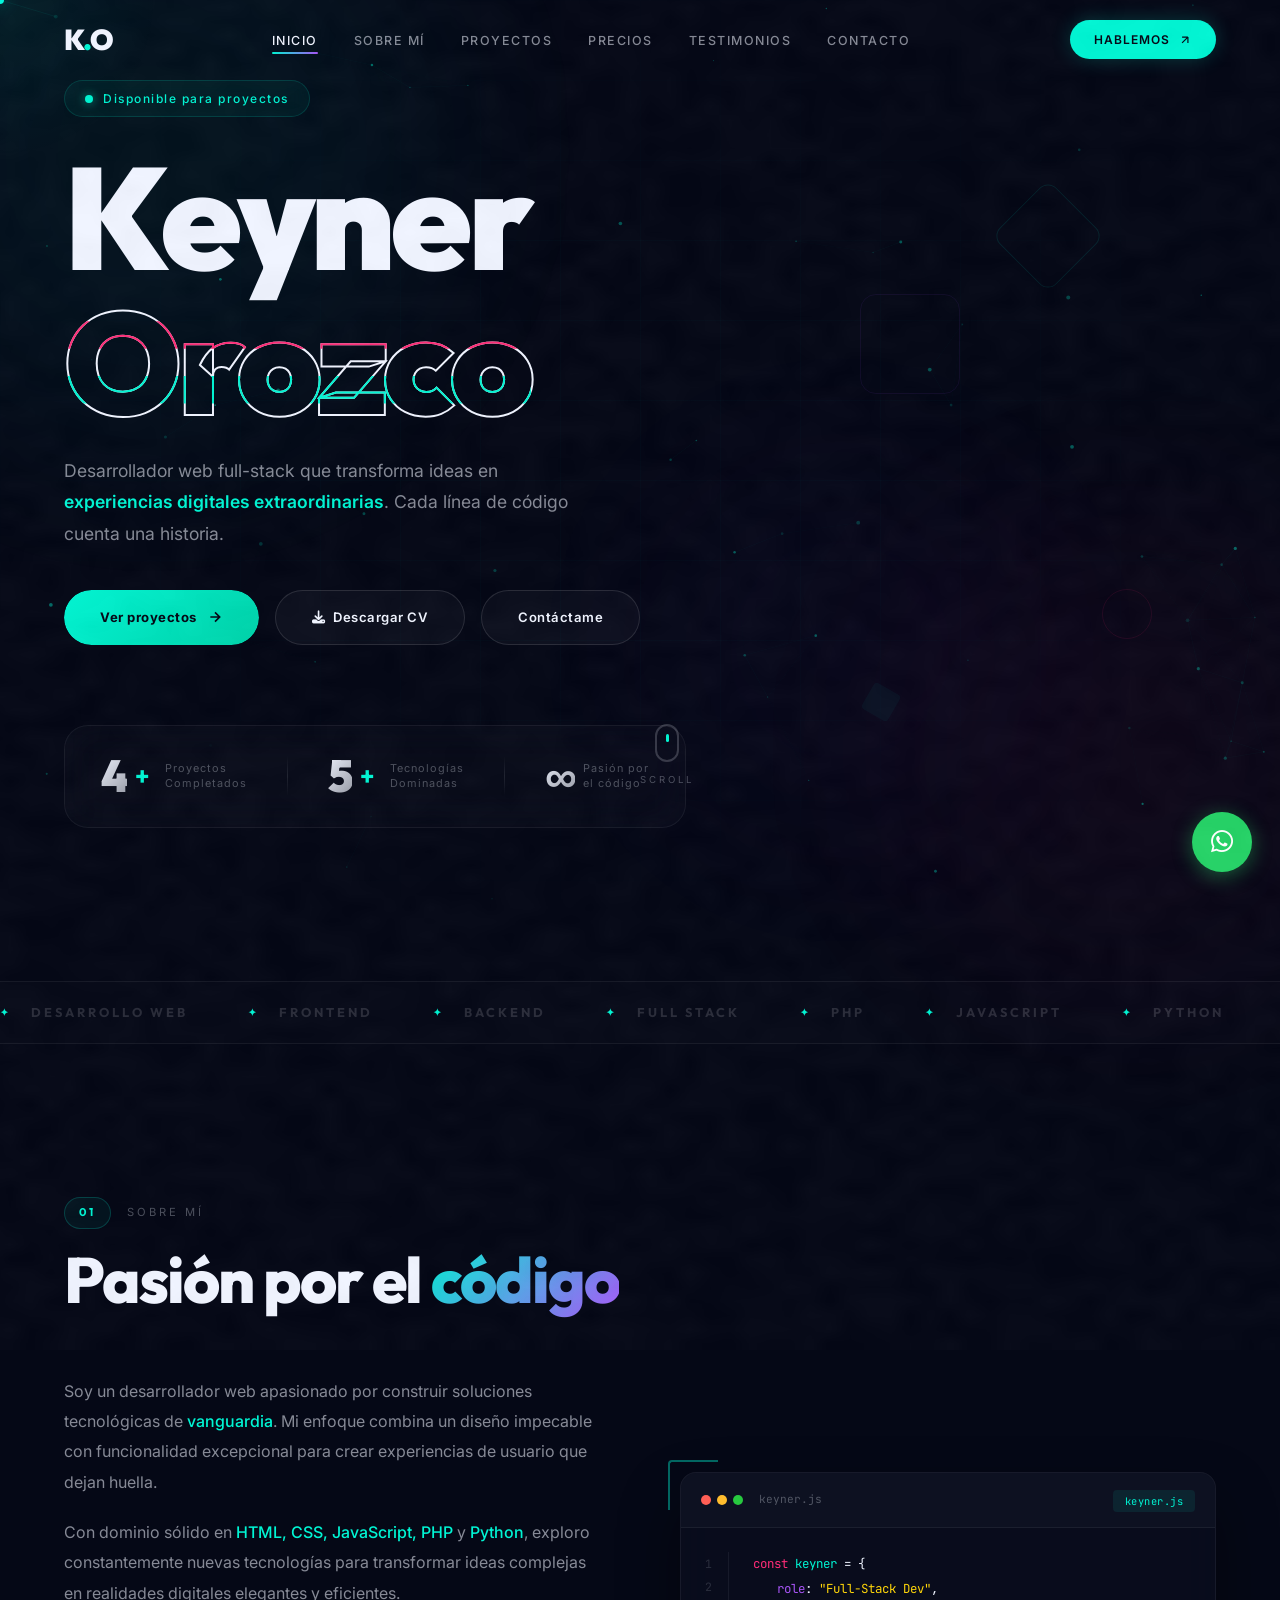
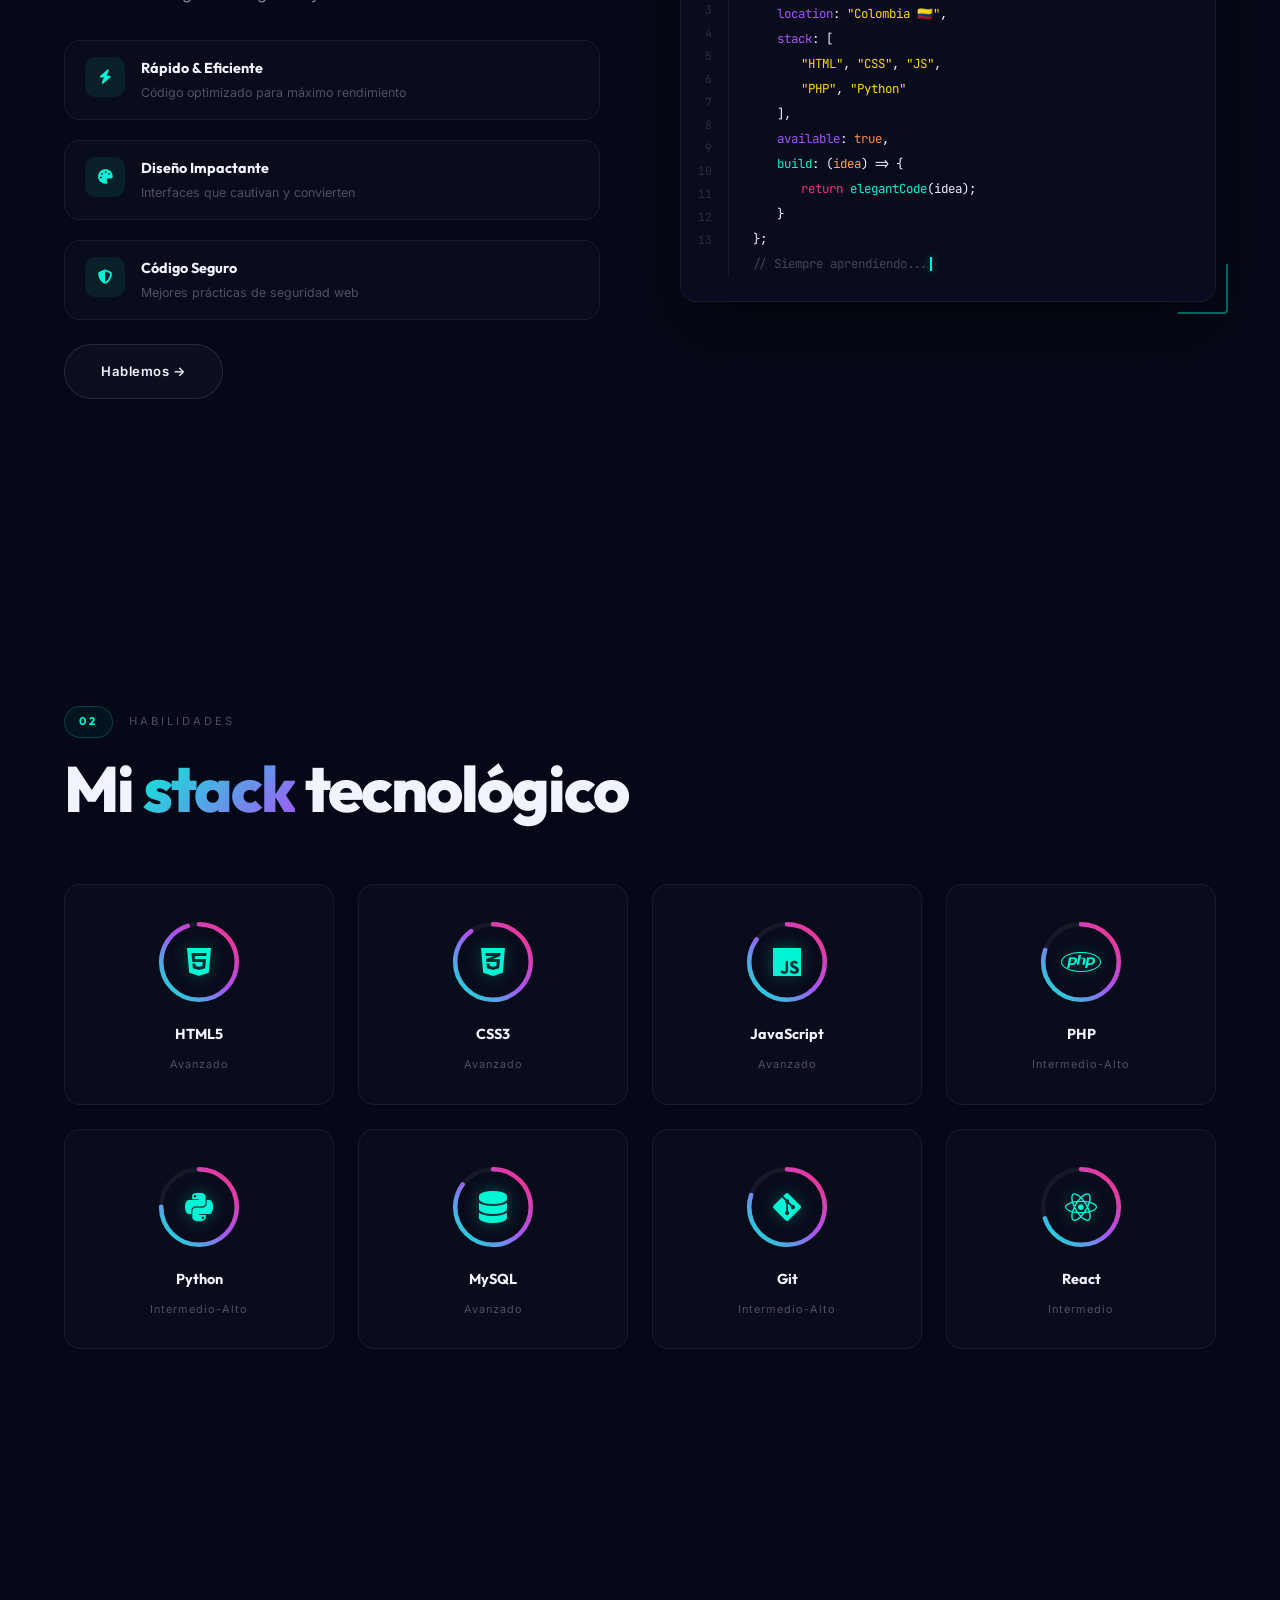
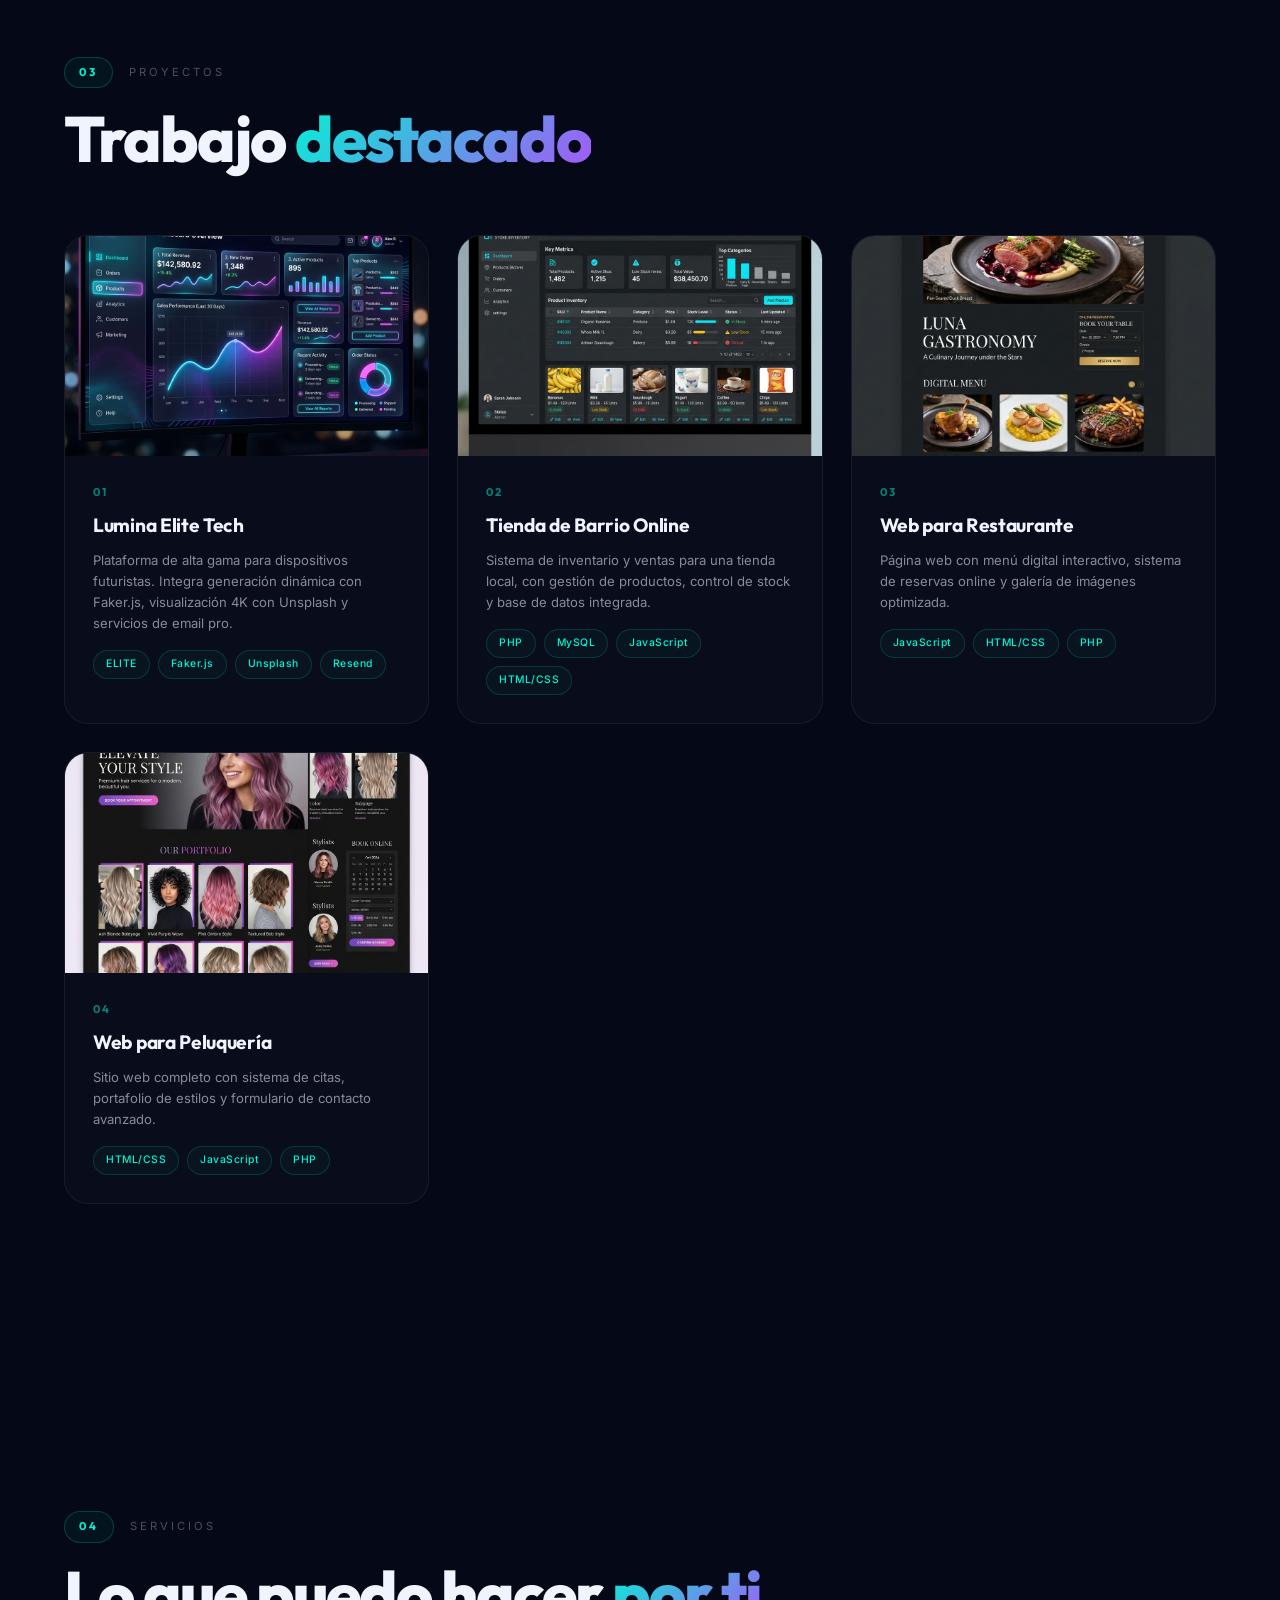
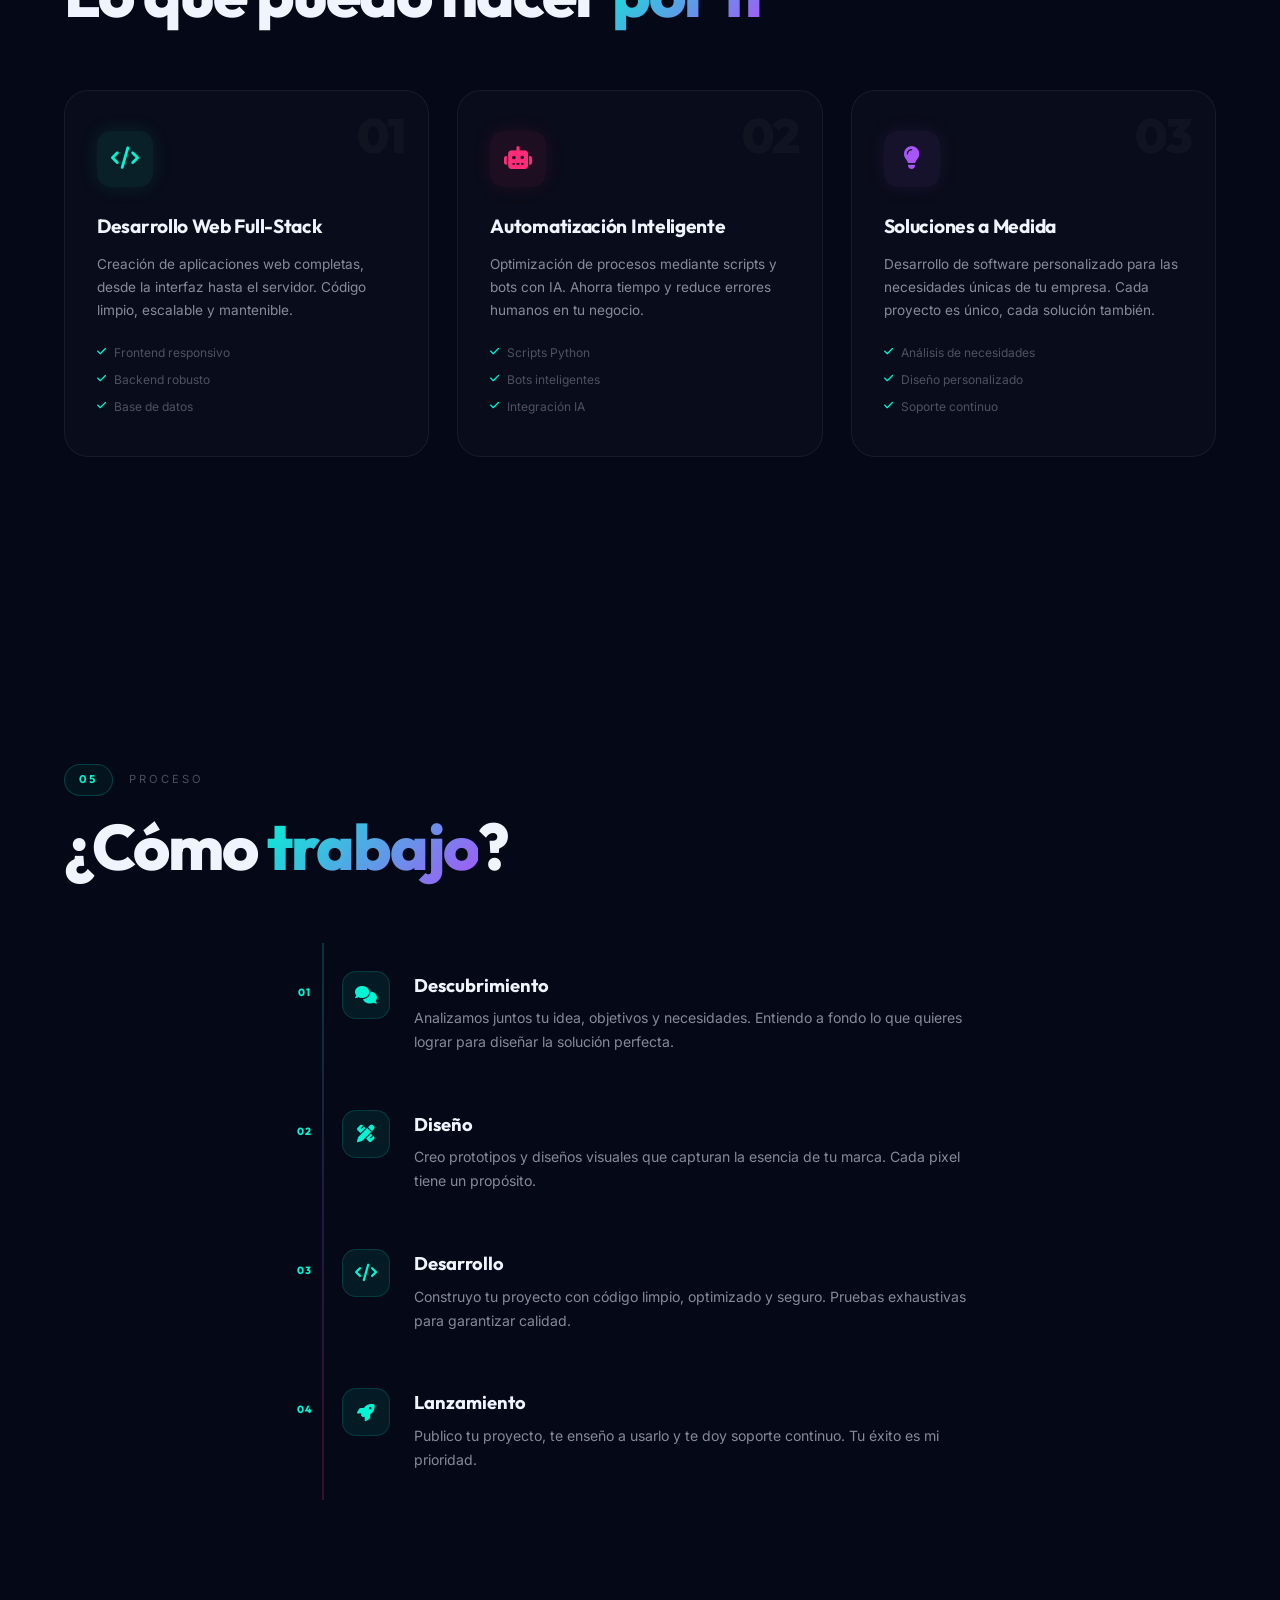
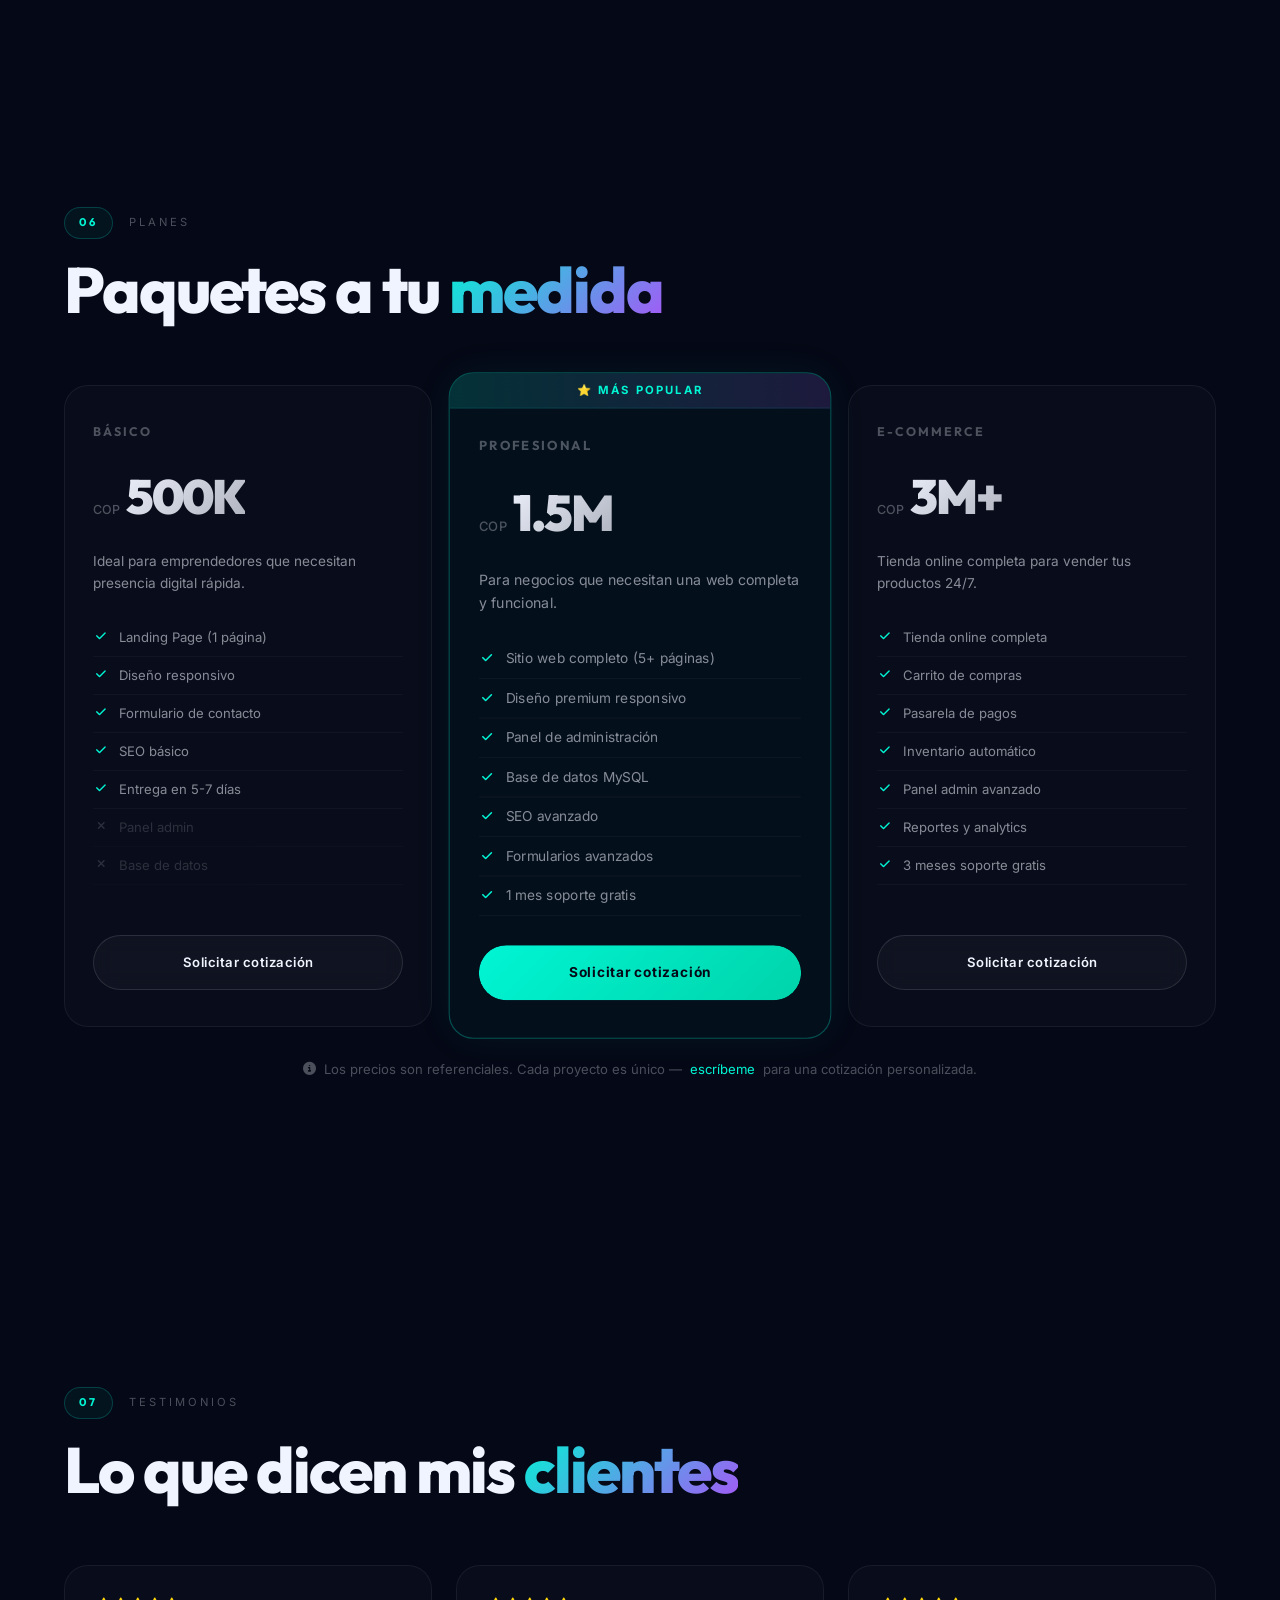
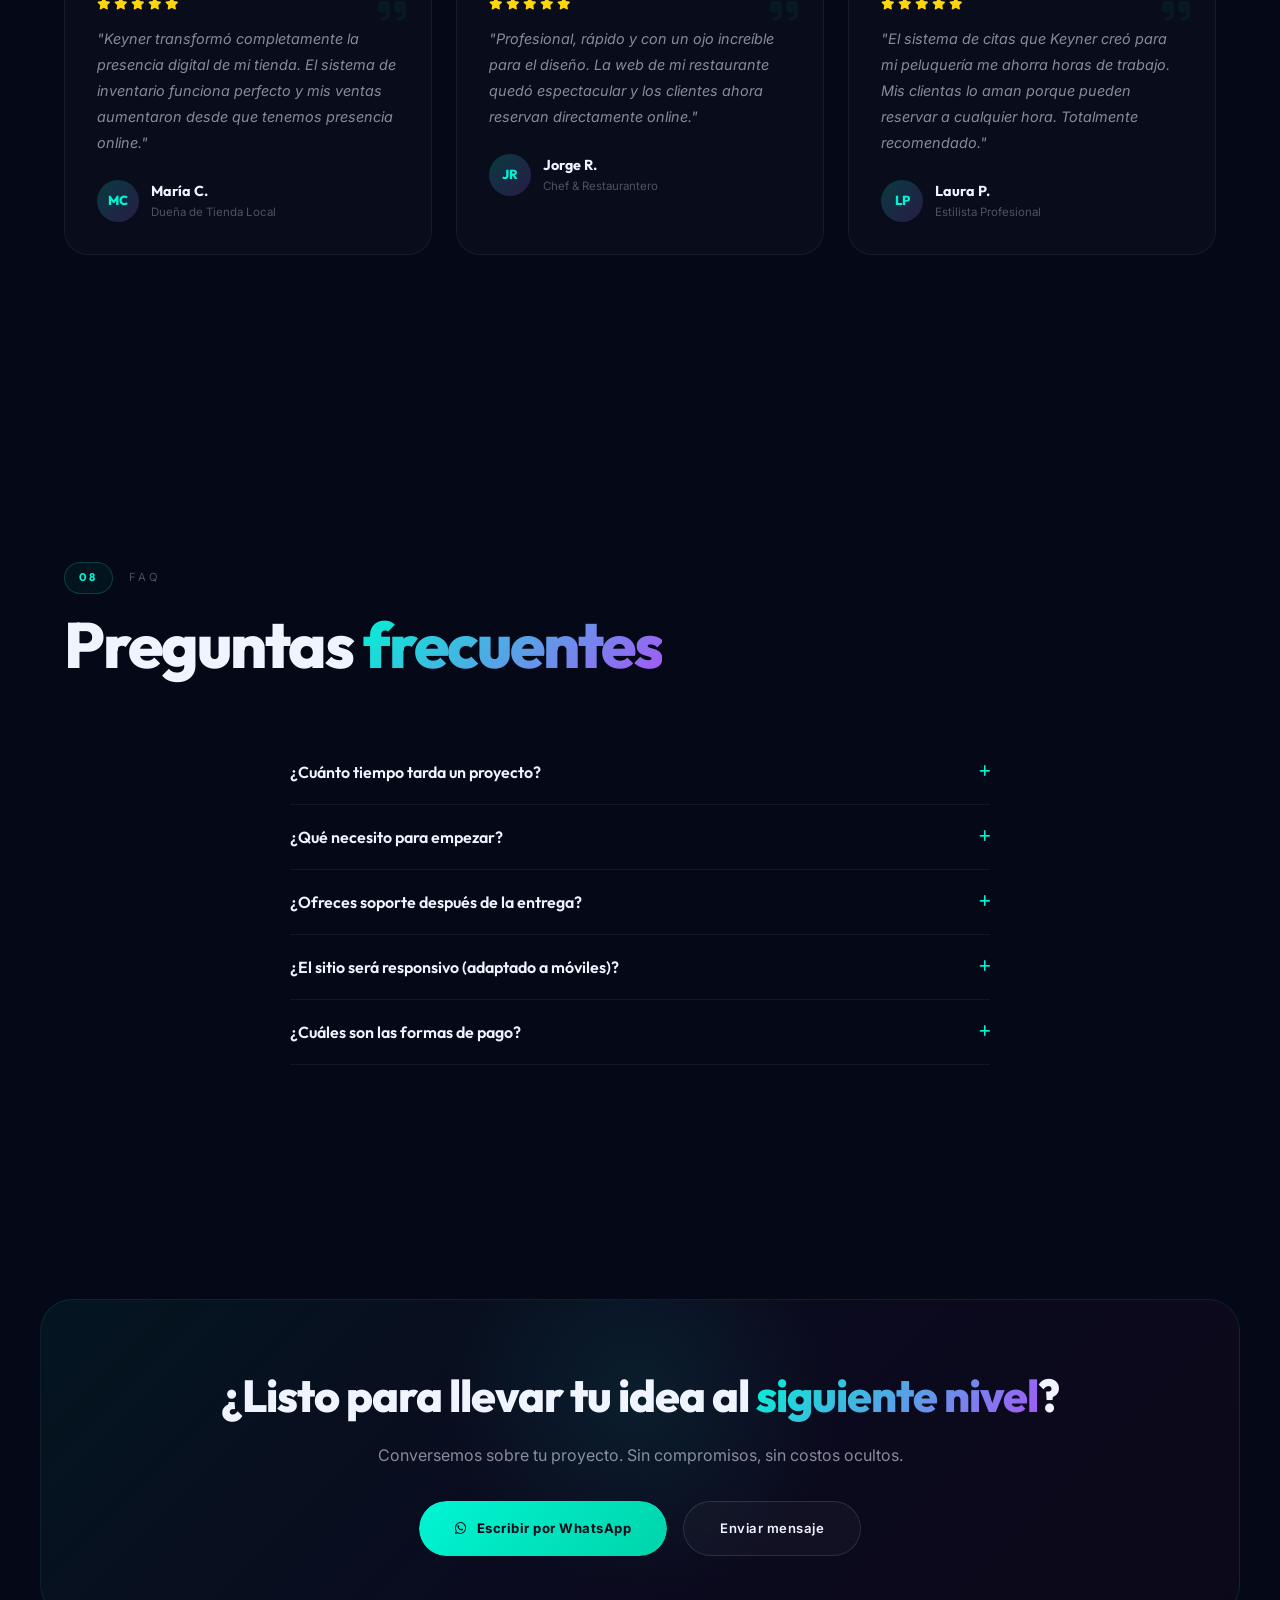
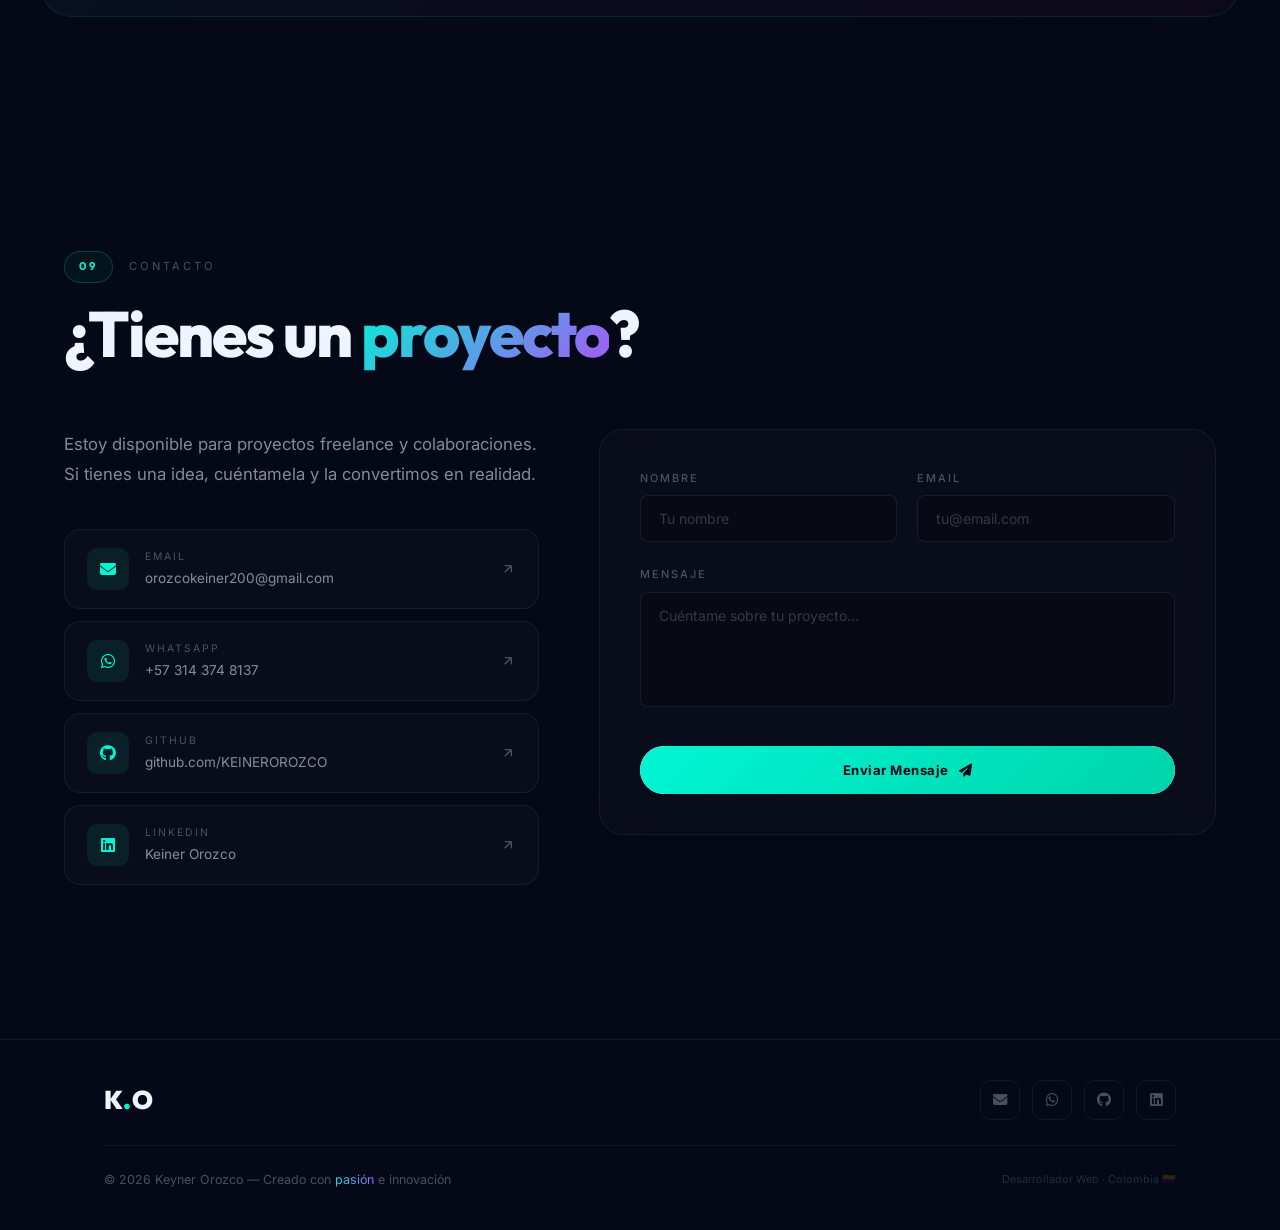
<file: index.html>
<!DOCTYPE html>
<html lang="es">
<head>
    <meta charset="UTF-8">
    <meta name="viewport" content="width=device-width, initial-scale=1.0">
    <meta name="description" content="Keyner Orozco — Desarrollador Web Full-Stack. Diseño y funcionalidad en cada línea de código. Experto en HTML, CSS, JavaScript, PHP y Python.">
    <meta name="keywords" content="Keyner Orozco, desarrollador web, full-stack, frontend, backend, PHP, JavaScript, Python, Colombia">
    <meta name="author" content="Keiner Orozco">
    <meta name="robots" content="index, follow">
    <title>Keyner Orozco — Desarrollador Web Full-Stack</title>

    <!-- Favicon -->
    <link rel="icon" type="image/svg+xml" href="favicon.svg">
    <link rel="apple-touch-icon" href="favicon.svg">
    <meta name="theme-color" content="#050816">

    <!-- Open Graph / LinkedIn / Facebook -->
    <meta property="og:type" content="website">
    <meta property="og:title" content="Keyner Orozco — Desarrollador Web Full-Stack">
    <meta property="og:description" content="Desarrollador web full-stack que transforma ideas en experiencias digitales extraordinarias. Experto en HTML, CSS, JavaScript, PHP y Python. Colombia 🇨🇴">
    <meta property="og:image" content="img/og-preview.png">
    <meta property="og:url" content="https://keinerorozco.github.io">
    <meta property="og:site_name" content="Keyner Orozco Portfolio">
    <meta property="og:locale" content="es_CO">

    <!-- Twitter Card -->
    <meta name="twitter:card" content="summary_large_image">
    <meta name="twitter:title" content="Keyner Orozco — Desarrollador Web Full-Stack">
    <meta name="twitter:description" content="Desarrollador web full-stack que transforma ideas en experiencias digitales extraordinarias.">
    <meta name="twitter:image" content="img/og-preview.png">

    <!-- Canonical URL -->
    <link rel="canonical" href="https://keinerorozco.github.io">

    <link rel="preconnect" href="https://fonts.googleapis.com">
    <link rel="preconnect" href="https://fonts.gstatic.com" crossorigin>
    <link href="https://fonts.googleapis.com/css2?family=Inter:wght@300;400;500;600;700;800;900&family=JetBrains+Mono:wght@400;500;700&family=Outfit:wght@300;400;500;600;700;800;900&display=swap" rel="stylesheet">
    <link rel="stylesheet" href="https://cdnjs.cloudflare.com/ajax/libs/font-awesome/6.5.1/css/all.min.css">
    <link rel="preload" href="style.css" as="style">
    <link rel="stylesheet" href="style.css">

    <!-- Structured Data -->
    <script type="application/ld+json">
    {
        "@context": "https://schema.org",
        "@type": "Person",
        "name": "Keyner Orozco",
        "alternateName": "Keiner Orozco",
        "url": "https://keinerorozco.github.io",
        "jobTitle": "Desarrollador Web Full-Stack",
        "knowsAbout": ["HTML", "CSS", "JavaScript", "PHP", "Python", "MySQL", "React", "Git"],
        "sameAs": [
            "https://github.com/KEINEROROZCO",
            "https://www.linkedin.com/in/keiner-orozco-898012331"
        ],
        "address": {
            "@type": "PostalAddress",
            "addressCountry": "CO"
        }
    }
    </script>
</head>
<body>

<!-- SKIP LINK (JS will also add one, this is a fallback) -->
<a href="#inicio" class="skip-link">Ir al contenido principal</a>

<!-- LOADER -->
<div id="loader">
    <div class="loader-inner">
        <div class="loader-logo">
            <span class="loader-k">K</span>
            <span class="loader-dot">.</span>
            <span class="loader-o">O</span>
        </div>
        <div class="loader-bar-track">
            <div class="loader-bar-fill" id="loader-fill"></div>
        </div>
        <div class="loader-text">Cargando experiencia...</div>
    </div>
</div>

<!-- CUSTOM CURSOR -->
<div class="cursor-dot" id="cursor-dot"></div>
<div class="cursor-glow" id="cursor-glow"></div>
<canvas id="cursor-trail-canvas"></canvas>

<!-- GRADIENT ORBS -->
<div class="orb orb-1"></div>
<div class="orb orb-2"></div>
<div class="orb orb-3"></div>

<!-- GRID OVERLAY -->
<div class="grid-overlay"></div>

<!-- NOISE -->
<canvas id="noise-canvas" class="noise-layer"></canvas>

<!-- SCROLL PROGRESS -->
<div id="scroll-progress"></div>

<!-- NAVIGATION -->
<header id="main-header">
    <a href="#inicio" class="logo" id="nav-logo">
        <span class="logo-k">K</span>
        <span class="logo-dot">.</span>
        <span class="logo-o">O</span>
    </a>
    <nav id="nav-desktop">
        <ul>
            <li><a href="#inicio" data-text="Inicio">Inicio</a></li>
            <li><a href="#sobre-mi" data-text="Sobre mí">Sobre mí</a></li>
            <li><a href="#proyectos" data-text="Proyectos">Proyectos</a></li>
            <li><a href="#precios" data-text="Precios">Precios</a></li>
            <li><a href="#testimonios" data-text="Testimonios">Testimonios</a></li>
            <li><a href="#contacto" data-text="Contacto">Contacto</a></li>
        </ul>
    </nav>
    <a href="#contacto" class="nav-cta" id="nav-cta">
        <span>Hablemos</span>
        <svg width="14" height="14" viewBox="0 0 24 24" fill="none" stroke="currentColor" stroke-width="2">
            <path d="M7 17L17 7M17 7H7M17 7V17"/>
        </svg>
    </a>
    <div class="hamburger" id="hamburger">
        <span></span><span></span><span></span>
    </div>
</header>

<!-- MOBILE MENU -->
<div class="mobile-menu" id="mobile-menu">
    <div class="mobile-menu-bg"></div>
    <div class="mobile-menu-content">
        <a href="#inicio">Inicio</a>
        <a href="#sobre-mi">Sobre mí</a>
        <a href="#proyectos">Proyectos</a>
        <a href="#precios">Precios</a>
        <a href="#testimonios">Testimonios</a>
        <a href="#contacto">Contacto</a>
    </div>
</div>

<!-- ========================= HERO ========================= -->
<section id="inicio" class="hero-section">
    <div class="hero-container">
        <div class="hero-content">
            <div class="hero-badge anim-item">
                <span class="badge-dot"></span>
                <span>Disponible para proyectos</span>
            </div>
            <h1 class="hero-title">
                <span class="hero-line hero-line-1 anim-item">
                    <span class="char-wrap" data-text="Keyner">Keyner</span>
                </span>
                <span class="hero-line hero-line-2 anim-item">
                    <span class="char-wrap stroke-text" data-text="Orozco">Orozco</span>
                </span>
            </h1>
            <p class="hero-desc anim-item">
                Desarrollador web full-stack que transforma ideas en
                <span class="highlight-text">experiencias digitales extraordinarias</span>.
                Cada línea de código cuenta una historia.
            </p>
            <div class="hero-actions anim-item">
                <a href="#proyectos" class="btn-magic" id="hero-btn-projects">
                    <span class="btn-magic-bg"></span>
                    <span class="btn-magic-text">
                        <span>Ver proyectos</span>
                        <svg width="16" height="16" viewBox="0 0 24 24" fill="none" stroke="currentColor" stroke-width="2.5">
                            <path d="M5 12h14M12 5l7 7-7 7"/>
                        </svg>
                    </span>
                </a>
                <a href="cv.html" target="_blank" class="btn-glass" id="hero-btn-cv">
                    <i class="fa-solid fa-download btn-icon-left"></i>
                    <span>Descargar CV</span>
                </a>
                <a href="#contacto" class="btn-glass" id="hero-btn-contact">
                    <span>Contáctame</span>
                </a>
            </div>
        </div>

        <div class="hero-stats-float anim-item">
            <div class="stat-item">
                <div class="stat-number" data-target="4">0</div>
                <div class="stat-plus">+</div>
                <div class="stat-label">Proyectos<br>Completados</div>
            </div>
            <div class="stat-divider"></div>
            <div class="stat-item">
                <div class="stat-number" data-target="5">0</div>
                <div class="stat-plus">+</div>
                <div class="stat-label">Tecnologías<br>Dominadas</div>
            </div>
            <div class="stat-divider"></div>
            <div class="stat-item">
                <div class="stat-number-text">∞</div>
                <div class="stat-label">Pasión por<br>el código</div>
            </div>
        </div>

        <div class="hero-scroll-indicator">
            <div class="scroll-mouse">
                <div class="scroll-wheel"></div>
            </div>
            <span>Scroll</span>
        </div>
    </div>

    <!-- Floating geometric shapes -->
    <div class="geo-shapes">
        <div class="geo geo-1"></div>
        <div class="geo geo-2"></div>
        <div class="geo geo-3"></div>
        <div class="geo geo-4"></div>
    </div>
</section>

<!-- MARQUEE STRIP -->
<div class="marquee-strip">
    <div class="marquee-track">
        <div class="marquee-item">Desarrollo Web</div>
        <div class="marquee-item">Frontend</div>
        <div class="marquee-item">Backend</div>
        <div class="marquee-item">Full Stack</div>
        <div class="marquee-item">PHP</div>
        <div class="marquee-item">JavaScript</div>
        <div class="marquee-item">Python</div>
        <div class="marquee-item">Automatización</div>
        <div class="marquee-item">Soluciones a Medida</div>
        <div class="marquee-item">Desarrollo Web</div>
        <div class="marquee-item">Frontend</div>
        <div class="marquee-item">Backend</div>
        <div class="marquee-item">Full Stack</div>
        <div class="marquee-item">PHP</div>
        <div class="marquee-item">JavaScript</div>
        <div class="marquee-item">Python</div>
        <div class="marquee-item">Automatización</div>
        <div class="marquee-item">Soluciones a Medida</div>
    </div>
</div>

<!-- ========================= SOBRE MI ========================= -->
<section id="sobre-mi">
    <div class="section-container">
        <div class="section-header">
            <span class="section-number reveal-item">01</span>
            <span class="section-tag reveal-item">Sobre mí</span>
        </div>
        <h2 class="section-title reveal-item">
            Pasión por el <span class="gradient-text">código</span>
        </h2>

        <div class="about-layout">
            <div class="about-left reveal-item">
                <p class="about-paragraph">
                    Soy un desarrollador web apasionado por construir soluciones tecnológicas de 
                    <strong>vanguardia</strong>. Mi enfoque combina un diseño impecable con 
                    funcionalidad excepcional para crear experiencias de usuario que dejan huella.
                </p>
                <p class="about-paragraph">
                    Con dominio sólido en <strong>HTML, CSS, JavaScript, PHP</strong> y <strong>Python</strong>, 
                    exploro constantemente nuevas tecnologías para transformar ideas complejas en 
                    realidades digitales elegantes y eficientes.
                </p>
                <div class="about-highlights">
                    <div class="highlight-item">
                        <div class="highlight-icon">
                            <i class="fa-solid fa-bolt"></i>
                        </div>
                        <div>
                            <h4>Rápido & Eficiente</h4>
                            <p>Código optimizado para máximo rendimiento</p>
                        </div>
                    </div>
                    <div class="highlight-item">
                        <div class="highlight-icon">
                            <i class="fa-solid fa-palette"></i>
                        </div>
                        <div>
                            <h4>Diseño Impactante</h4>
                            <p>Interfaces que cautivan y convierten</p>
                        </div>
                    </div>
                    <div class="highlight-item">
                        <div class="highlight-icon">
                            <i class="fa-solid fa-shield-halved"></i>
                        </div>
                        <div>
                            <h4>Código Seguro</h4>
                            <p>Mejores prácticas de seguridad web</p>
                        </div>
                    </div>
                </div>
                <a href="#contacto" class="btn-glass about-cta-btn">
                    <span>Hablemos →</span>
                </a>
            </div>
            <div class="about-right reveal-item">
                <div class="code-editor">
                    <div class="editor-header">
                        <div class="editor-dots">
                            <span class="dot red"></span>
                            <span class="dot yellow"></span>
                            <span class="dot green"></span>
                        </div>
                        <span class="editor-filename">keyner.js</span>
                        <div class="editor-tabs">
                            <span class="tab active">keyner.js</span>
                        </div>
                    </div>
                    <div class="editor-body">
                        <div class="line-numbers">
                            <span>1</span><span>2</span><span>3</span><span>4</span><span>5</span>
                            <span>6</span><span>7</span><span>8</span><span>9</span><span>10</span>
                            <span>11</span><span>12</span><span>13</span>
                        </div>
                        <div class="code-content">
                            <div class="code-line"><span class="kw">const</span> <span class="fn">keyner</span> = {</div>
                            <div class="code-line indent"><span class="prop">role</span>: <span class="str">"Full-Stack Dev"</span>,</div>
                            <div class="code-line indent"><span class="prop">location</span>: <span class="str">"Colombia 🇨🇴"</span>,</div>
                            <div class="code-line indent"><span class="prop">stack</span>: [</div>
                            <div class="code-line indent-2"><span class="str">"HTML"</span>, <span class="str">"CSS"</span>, <span class="str">"JS"</span>,</div>
                            <div class="code-line indent-2"><span class="str">"PHP"</span>, <span class="str">"Python"</span></div>
                            <div class="code-line indent">],</div>
                            <div class="code-line indent"><span class="prop">available</span>: <span class="bool">true</span>,</div>
                            <div class="code-line indent"><span class="fn">build</span>: (<span class="param">idea</span>) => {</div>
                            <div class="code-line indent-2"><span class="kw">return</span> <span class="fn">elegantCode</span>(idea);</div>
                            <div class="code-line indent">}</div>
                            <div class="code-line">};</div>
                            <div class="code-line"><span class="cm">// Siempre aprendiendo...</span><span class="typing-cursor"></span></div>
                        </div>
                    </div>
                </div>
                <!-- Corner decorations -->
                <div class="corner-accent top-left"></div>
                <div class="corner-accent bottom-right"></div>
            </div>
        </div>
    </div>
</section>

<!-- ========================= HABILIDADES ========================= -->
<section id="habilidades">
    <div class="section-container">
        <div class="section-header">
            <span class="section-number reveal-item">02</span>
            <span class="section-tag reveal-item">Habilidades</span>
        </div>
        <h2 class="section-title reveal-item">
            Mi <span class="gradient-text">stack</span> tecnológico
        </h2>

        <div class="skills-grid">
            <div class="skill-card reveal-item" data-skill="95">
                <div class="skill-ring">
                    <svg viewBox="0 0 100 100">
                        <circle cx="50" cy="50" r="42" class="ring-bg"/>
                        <circle cx="50" cy="50" r="42" class="ring-fill" data-percent="95"/>
                    </svg>
                    <div class="skill-ring-icon">
                        <i class="fa-brands fa-html5"></i>
                    </div>
                </div>
                <h3 class="skill-name">HTML5</h3>
                <span class="skill-level">Avanzado</span>
            </div>
            <div class="skill-card reveal-item" data-skill="90">
                <div class="skill-ring">
                    <svg viewBox="0 0 100 100">
                        <circle cx="50" cy="50" r="42" class="ring-bg"/>
                        <circle cx="50" cy="50" r="42" class="ring-fill" data-percent="90"/>
                    </svg>
                    <div class="skill-ring-icon">
                        <i class="fa-brands fa-css3-alt"></i>
                    </div>
                </div>
                <h3 class="skill-name">CSS3</h3>
                <span class="skill-level">Avanzado</span>
            </div>
            <div class="skill-card reveal-item" data-skill="85">
                <div class="skill-ring">
                    <svg viewBox="0 0 100 100">
                        <circle cx="50" cy="50" r="42" class="ring-bg"/>
                        <circle cx="50" cy="50" r="42" class="ring-fill" data-percent="85"/>
                    </svg>
                    <div class="skill-ring-icon">
                        <i class="fa-brands fa-js"></i>
                    </div>
                </div>
                <h3 class="skill-name">JavaScript</h3>
                <span class="skill-level">Avanzado</span>
            </div>
            <div class="skill-card reveal-item" data-skill="80">
                <div class="skill-ring">
                    <svg viewBox="0 0 100 100">
                        <circle cx="50" cy="50" r="42" class="ring-bg"/>
                        <circle cx="50" cy="50" r="42" class="ring-fill" data-percent="80"/>
                    </svg>
                    <div class="skill-ring-icon">
                        <i class="fa-brands fa-php"></i>
                    </div>
                </div>
                <h3 class="skill-name">PHP</h3>
                <span class="skill-level">Intermedio-Alto</span>
            </div>
            <div class="skill-card reveal-item" data-skill="75">
                <div class="skill-ring">
                    <svg viewBox="0 0 100 100">
                        <circle cx="50" cy="50" r="42" class="ring-bg"/>
                        <circle cx="50" cy="50" r="42" class="ring-fill" data-percent="75"/>
                    </svg>
                    <div class="skill-ring-icon">
                        <i class="fa-brands fa-python"></i>
                    </div>
                </div>
                <h3 class="skill-name">Python</h3>
                <span class="skill-level">Intermedio-Alto</span>
            </div>
            <div class="skill-card reveal-item" data-skill="85">
                <div class="skill-ring">
                    <svg viewBox="0 0 100 100">
                        <circle cx="50" cy="50" r="42" class="ring-bg"/>
                        <circle cx="50" cy="50" r="42" class="ring-fill" data-percent="85"/>
                    </svg>
                    <div class="skill-ring-icon">
                        <i class="fa-solid fa-database"></i>
                    </div>
                </div>
                <h3 class="skill-name">MySQL</h3>
                <span class="skill-level">Avanzado</span>
            </div>
            <div class="skill-card reveal-item" data-skill="80">
                <div class="skill-ring">
                    <svg viewBox="0 0 100 100">
                        <circle cx="50" cy="50" r="42" class="ring-bg"/>
                        <circle cx="50" cy="50" r="42" class="ring-fill" data-percent="80"/>
                    </svg>
                    <div class="skill-ring-icon">
                        <i class="fa-brands fa-git-alt"></i>
                    </div>
                </div>
                <h3 class="skill-name">Git</h3>
                <span class="skill-level">Intermedio-Alto</span>
            </div>
            <div class="skill-card reveal-item" data-skill="70">
                <div class="skill-ring">
                    <svg viewBox="0 0 100 100">
                        <circle cx="50" cy="50" r="42" class="ring-bg"/>
                        <circle cx="50" cy="50" r="42" class="ring-fill" data-percent="70"/>
                    </svg>
                    <div class="skill-ring-icon">
                        <i class="fa-brands fa-react"></i>
                    </div>
                </div>
                <h3 class="skill-name">React</h3>
                <span class="skill-level">Intermedio</span>
            </div>
        </div>
    </div>
</section>

<!-- ========================= PROYECTOS ========================= -->
<section id="proyectos">
    <div class="section-container">
        <div class="section-header">
            <span class="section-number reveal-item">03</span>
            <span class="section-tag reveal-item">Proyectos</span>
        </div>
        <h2 class="section-title reveal-item">
            Trabajo <span class="gradient-text">destacado</span>
        </h2>

        <div class="projects-showcase">
            <div class="project-card-v2 reveal-item" data-tilt onclick="window.open('lumina/index.html', '_blank')">
                <div class="project-image">
                    <img src="img/project-ecommerce.png" alt="Lumina Elite Tech" loading="lazy">
                    <div class="project-overlay">
                        <span class="project-view-btn">
                            <i class="fa-solid fa-arrow-up-right-from-square"></i>
                            Ver Demo Elite
                        </span>
                    </div>
                </div>
                <div class="project-info">
                    <span class="project-num">01</span>
                    <h3>Lumina Elite Tech</h3>
                    <p>Plataforma de alta gama para dispositivos futuristas. Integra generación dinámica con Faker.js, visualización 4K con Unsplash y servicios de email pro.</p>
                    <div class="project-tags">
                        <span class="tag tag-elite">ELITE</span>
                        <span class="tag">Faker.js</span>
                        <span class="tag">Unsplash</span>
                        <span class="tag">Resend</span>
                    </div>
                </div>
                <div class="project-card-glow"></div>
            </div>

            <div class="project-card-v2 reveal-item" data-tilt onclick="window.open('tienda-barrio/index.html', '_blank')">
                <div class="project-image">
                    <img src="img/project-store.png" alt="Tienda de Barrio Online" loading="lazy">
                    <div class="project-overlay">
                        <span class="project-view-btn">
                            <i class="fa-solid fa-eye"></i>
                            Ver proyecto
                        </span>
                    </div>
                </div>
                <div class="project-info">
                    <span class="project-num">02</span>
                    <h3>Tienda de Barrio Online</h3>
                    <p>Sistema de inventario y ventas para una tienda local, con gestión de productos, control de stock y base de datos integrada.</p>
                    <div class="project-tags">
                        <span class="tag">PHP</span>
                        <span class="tag">MySQL</span>
                        <span class="tag">JavaScript</span>
                        <span class="tag">HTML/CSS</span>
                    </div>
                </div>
                <div class="project-card-glow"></div>
            </div>

            <div class="project-card-v2 reveal-item" data-tilt onclick="window.open('restaurante/index.html', '_blank')">
                <div class="project-image">
                    <img src="img/project-restaurant.png" alt="Web para Restaurante" loading="lazy">
                    <div class="project-overlay">
                        <span class="project-view-btn">
                            <i class="fa-solid fa-eye"></i>
                            Ver proyecto
                        </span>
                    </div>
                </div>
                <div class="project-info">
                    <span class="project-num">03</span>
                    <h3>Web para Restaurante</h3>
                    <p>Página web con menú digital interactivo, sistema de reservas online y galería de imágenes optimizada.</p>
                    <div class="project-tags">
                        <span class="tag">JavaScript</span>
                        <span class="tag">HTML/CSS</span>
                        <span class="tag">PHP</span>
                    </div>
                </div>
                <div class="project-card-glow"></div>
            </div>

            <div class="project-card-v2 reveal-item" data-tilt onclick="window.open('peluqueria/index.html', '_blank')">
                <div class="project-image">
                    <img src="img/project-salon.png" alt="Web para Peluquería" loading="lazy">
                    <div class="project-overlay">
                        <span class="project-view-btn">
                            <i class="fa-solid fa-eye"></i>
                            Ver proyecto
                        </span>
                    </div>
                </div>
                <div class="project-info">
                    <span class="project-num">04</span>
                    <h3>Web para Peluquería</h3>
                    <p>Sitio web completo con sistema de citas, portafolio de estilos y formulario de contacto avanzado.</p>
                    <div class="project-tags">
                        <span class="tag">HTML/CSS</span>
                        <span class="tag">JavaScript</span>
                        <span class="tag">PHP</span>
                    </div>
                </div>
                <div class="project-card-glow"></div>
            </div>
        </div>
    </div>
</section>

<!-- ========================= SERVICIOS ========================= -->
<section id="servicios">
    <div class="section-container">
        <div class="section-header">
            <span class="section-number reveal-item">04</span>
            <span class="section-tag reveal-item">Servicios</span>
        </div>
        <h2 class="section-title reveal-item">
            Lo que puedo hacer <span class="gradient-text">por ti</span>
        </h2>

        <div class="services-grid">
            <div class="service-card-v2 reveal-item">
                <div class="service-icon-wrap cyan">
                    <i class="fa-solid fa-code"></i>
                </div>
                <span class="service-num">01</span>
                <h3>Desarrollo Web Full-Stack</h3>
                <p>Creación de aplicaciones web completas, desde la interfaz hasta el servidor. Código limpio, escalable y mantenible.</p>
                <div class="service-features">
                    <span><i class="fa-solid fa-check"></i> Frontend responsivo</span>
                    <span><i class="fa-solid fa-check"></i> Backend robusto</span>
                    <span><i class="fa-solid fa-check"></i> Base de datos</span>
                </div>
                <div class="service-card-border"></div>
            </div>

            <div class="service-card-v2 reveal-item">
                <div class="service-icon-wrap pink">
                    <i class="fa-solid fa-robot"></i>
                </div>
                <span class="service-num">02</span>
                <h3>Automatización Inteligente</h3>
                <p>Optimización de procesos mediante scripts y bots con IA. Ahorra tiempo y reduce errores humanos en tu negocio.</p>
                <div class="service-features">
                    <span><i class="fa-solid fa-check"></i> Scripts Python</span>
                    <span><i class="fa-solid fa-check"></i> Bots inteligentes</span>
                    <span><i class="fa-solid fa-check"></i> Integración IA</span>
                </div>
                <div class="service-card-border"></div>
            </div>

            <div class="service-card-v2 reveal-item">
                <div class="service-icon-wrap purple">
                    <i class="fa-solid fa-lightbulb"></i>
                </div>
                <span class="service-num">03</span>
                <h3>Soluciones a Medida</h3>
                <p>Desarrollo de software personalizado para las necesidades únicas de tu empresa. Cada proyecto es único, cada solución también.</p>
                <div class="service-features">
                    <span><i class="fa-solid fa-check"></i> Análisis de necesidades</span>
                    <span><i class="fa-solid fa-check"></i> Diseño personalizado</span>
                    <span><i class="fa-solid fa-check"></i> Soporte continuo</span>
                </div>
                <div class="service-card-border"></div>
            </div>
        </div>
    </div>
</section>

<!-- ========================= PROCESO ========================= -->
<section id="proceso">
    <div class="section-container">
        <div class="section-header">
            <span class="section-number reveal-item">05</span>
            <span class="section-tag reveal-item">Proceso</span>
        </div>
        <h2 class="section-title reveal-item">
            ¿Cómo <span class="gradient-text">trabajo</span>?
        </h2>

        <div class="process-timeline">
            <div class="process-line"></div>
            <div class="process-step reveal-item">
                <div class="step-number">01</div>
                <div class="step-icon"><i class="fa-solid fa-comments"></i></div>
                <div class="step-content">
                    <h3>Descubrimiento</h3>
                    <p>Analizamos juntos tu idea, objetivos y necesidades. Entiendo a fondo lo que quieres lograr para diseñar la solución perfecta.</p>
                </div>
            </div>
            <div class="process-step reveal-item">
                <div class="step-number">02</div>
                <div class="step-icon"><i class="fa-solid fa-pen-ruler"></i></div>
                <div class="step-content">
                    <h3>Diseño</h3>
                    <p>Creo prototipos y diseños visuales que capturan la esencia de tu marca. Cada pixel tiene un propósito.</p>
                </div>
            </div>
            <div class="process-step reveal-item">
                <div class="step-number">03</div>
                <div class="step-icon"><i class="fa-solid fa-code"></i></div>
                <div class="step-content">
                    <h3>Desarrollo</h3>
                    <p>Construyo tu proyecto con código limpio, optimizado y seguro. Pruebas exhaustivas para garantizar calidad.</p>
                </div>
            </div>
            <div class="process-step reveal-item">
                <div class="step-number">04</div>
                <div class="step-icon"><i class="fa-solid fa-rocket"></i></div>
                <div class="step-content">
                    <h3>Lanzamiento</h3>
                    <p>Publico tu proyecto, te enseño a usarlo y te doy soporte continuo. Tu éxito es mi prioridad.</p>
                </div>
            </div>
        </div>
    </div>
</section>

<!-- ========================= PRECIOS ========================= -->
<section id="precios">
    <div class="section-container">
        <div class="section-header">
            <span class="section-number reveal-item">06</span>
            <span class="section-tag reveal-item">Planes</span>
        </div>
        <h2 class="section-title reveal-item">
            Paquetes a tu <span class="gradient-text">medida</span>
        </h2>

        <div class="pricing-grid">
            <div class="pricing-card reveal-item">
                <div class="pricing-badge">Básico</div>
                <div class="pricing-price">
                    <span class="price-currency">COP</span>
                    <span class="price-amount">500K</span>
                </div>
                <p class="pricing-desc">Ideal para emprendedores que necesitan presencia digital rápida.</p>
                <ul class="pricing-features">
                    <li><i class="fa-solid fa-check"></i> Landing Page (1 página)</li>
                    <li><i class="fa-solid fa-check"></i> Diseño responsivo</li>
                    <li><i class="fa-solid fa-check"></i> Formulario de contacto</li>
                    <li><i class="fa-solid fa-check"></i> SEO básico</li>
                    <li><i class="fa-solid fa-check"></i> Entrega en 5-7 días</li>
                    <li class="disabled"><i class="fa-solid fa-xmark"></i> Panel admin</li>
                    <li class="disabled"><i class="fa-solid fa-xmark"></i> Base de datos</li>
                </ul>
                <a href="https://wa.me/573143748137?text=Hola%20Keyner%2C%20me%20interesa%20el%20plan%20Básico" target="_blank" rel="noopener" class="btn-glass pricing-btn">
                    <span>Solicitar cotización</span>
                </a>
            </div>

            <div class="pricing-card featured reveal-item">
                <div class="pricing-popular">⭐ MÁS POPULAR</div>
                <div class="pricing-badge">Profesional</div>
                <div class="pricing-price">
                    <span class="price-currency">COP</span>
                    <span class="price-amount">1.5M</span>
                </div>
                <p class="pricing-desc">Para negocios que necesitan una web completa y funcional.</p>
                <ul class="pricing-features">
                    <li><i class="fa-solid fa-check"></i> Sitio web completo (5+ páginas)</li>
                    <li><i class="fa-solid fa-check"></i> Diseño premium responsivo</li>
                    <li><i class="fa-solid fa-check"></i> Panel de administración</li>
                    <li><i class="fa-solid fa-check"></i> Base de datos MySQL</li>
                    <li><i class="fa-solid fa-check"></i> SEO avanzado</li>
                    <li><i class="fa-solid fa-check"></i> Formularios avanzados</li>
                    <li><i class="fa-solid fa-check"></i> 1 mes soporte gratis</li>
                </ul>
                <a href="https://wa.me/573143748137?text=Hola%20Keyner%2C%20me%20interesa%20el%20plan%20Profesional" target="_blank" rel="noopener" class="btn-magic pricing-btn">
                    <span class="btn-magic-bg"></span>
                    <span class="btn-magic-text"><span>Solicitar cotización</span></span>
                </a>
            </div>

            <div class="pricing-card reveal-item">
                <div class="pricing-badge">E-Commerce</div>
                <div class="pricing-price">
                    <span class="price-currency">COP</span>
                    <span class="price-amount">3M+</span>
                </div>
                <p class="pricing-desc">Tienda online completa para vender tus productos 24/7.</p>
                <ul class="pricing-features">
                    <li><i class="fa-solid fa-check"></i> Tienda online completa</li>
                    <li><i class="fa-solid fa-check"></i> Carrito de compras</li>
                    <li><i class="fa-solid fa-check"></i> Pasarela de pagos</li>
                    <li><i class="fa-solid fa-check"></i> Inventario automático</li>
                    <li><i class="fa-solid fa-check"></i> Panel admin avanzado</li>
                    <li><i class="fa-solid fa-check"></i> Reportes y analytics</li>
                    <li><i class="fa-solid fa-check"></i> 3 meses soporte gratis</li>
                </ul>
                <a href="https://wa.me/573143748137?text=Hola%20Keyner%2C%20me%20interesa%20el%20plan%20E-Commerce" target="_blank" rel="noopener" class="btn-glass pricing-btn">
                    <span>Solicitar cotización</span>
                </a>
            </div>
        </div>
        <p class="pricing-note reveal-item">
            <i class="fa-solid fa-info-circle"></i>
            Los precios son referenciales. Cada proyecto es único — <a href="https://wa.me/573143748137?text=Hola%20Keyner%2C%20necesito%20una%20cotización%20personalizada" target="_blank" rel="noopener" class="pricing-link">escríbeme</a> para una cotización personalizada.
        </p>
    </div>
</section>

<!-- ========================= TESTIMONIOS ========================= -->
<section id="testimonios">
    <div class="section-container">
        <div class="section-header">
            <span class="section-number reveal-item">07</span>
            <span class="section-tag reveal-item">Testimonios</span>
        </div>
        <h2 class="section-title reveal-item">
            Lo que dicen mis <span class="gradient-text">clientes</span>
        </h2>

        <div class="testimonials-grid">
            <div class="testimonial-card reveal-item">
                <div class="testimonial-stars">
                    <i class="fa-solid fa-star"></i><i class="fa-solid fa-star"></i><i class="fa-solid fa-star"></i><i class="fa-solid fa-star"></i><i class="fa-solid fa-star"></i>
                </div>
                <p class="testimonial-text">"Keyner transformó completamente la presencia digital de mi tienda. El sistema de inventario funciona perfecto y mis ventas aumentaron desde que tenemos presencia online."</p>
                <div class="testimonial-author">
                    <div class="author-avatar">MC</div>
                    <div>
                        <div class="author-name">María C.</div>
                        <div class="author-role">Dueña de Tienda Local</div>
                    </div>
                </div>
                <div class="testimonial-quote-icon"><i class="fa-solid fa-quote-right"></i></div>
            </div>

            <div class="testimonial-card reveal-item">
                <div class="testimonial-stars">
                    <i class="fa-solid fa-star"></i><i class="fa-solid fa-star"></i><i class="fa-solid fa-star"></i><i class="fa-solid fa-star"></i><i class="fa-solid fa-star"></i>
                </div>
                <p class="testimonial-text">"Profesional, rápido y con un ojo increíble para el diseño. La web de mi restaurante quedó espectacular y los clientes ahora reservan directamente online."</p>
                <div class="testimonial-author">
                    <div class="author-avatar">JR</div>
                    <div>
                        <div class="author-name">Jorge R.</div>
                        <div class="author-role">Chef & Restaurantero</div>
                    </div>
                </div>
                <div class="testimonial-quote-icon"><i class="fa-solid fa-quote-right"></i></div>
            </div>

            <div class="testimonial-card reveal-item">
                <div class="testimonial-stars">
                    <i class="fa-solid fa-star"></i><i class="fa-solid fa-star"></i><i class="fa-solid fa-star"></i><i class="fa-solid fa-star"></i><i class="fa-solid fa-star"></i>
                </div>
                <p class="testimonial-text">"El sistema de citas que Keyner creó para mi peluquería me ahorra horas de trabajo. Mis clientas lo aman porque pueden reservar a cualquier hora. Totalmente recomendado."</p>
                <div class="testimonial-author">
                    <div class="author-avatar">LP</div>
                    <div>
                        <div class="author-name">Laura P.</div>
                        <div class="author-role">Estilista Profesional</div>
                    </div>
                </div>
                <div class="testimonial-quote-icon"><i class="fa-solid fa-quote-right"></i></div>
            </div>
        </div>
    </div>
</section>

<!-- ========================= FAQ ========================= -->
<section id="faq">
    <div class="section-container">
        <div class="section-header">
            <span class="section-number reveal-item">08</span>
            <span class="section-tag reveal-item">FAQ</span>
        </div>
        <h2 class="section-title reveal-item">
            Preguntas <span class="gradient-text">frecuentes</span>
        </h2>

        <div class="faq-list">
            <div class="faq-item reveal-item">
                <button class="faq-question" onclick="this.parentElement.classList.toggle('open')">
                    <span>¿Cuánto tiempo tarda un proyecto?</span>
                    <i class="fa-solid fa-plus"></i>
                </button>
                <div class="faq-answer">
                    <p>Depende de la complejidad. Una landing page puede estar lista en 5-7 días. Un sitio web completo entre 2-4 semanas. Un e-commerce o sistema avanzado puede tomar 4-8 semanas. Siempre te doy un cronograma claro desde el inicio.</p>
                </div>
            </div>
            <div class="faq-item reveal-item">
                <button class="faq-question" onclick="this.parentElement.classList.toggle('open')">
                    <span>¿Qué necesito para empezar?</span>
                    <i class="fa-solid fa-plus"></i>
                </button>
                <div class="faq-answer">
                    <p>Solo necesitas una idea clara de lo que quieres. Yo me encargo del resto: diseño, desarrollo, hosting y puesta en marcha. Si tienes logo, textos o imágenes, ¡genial! Si no, también puedo ayudarte con eso.</p>
                </div>
            </div>
            <div class="faq-item reveal-item">
                <button class="faq-question" onclick="this.parentElement.classList.toggle('open')">
                    <span>¿Ofreces soporte después de la entrega?</span>
                    <i class="fa-solid fa-plus"></i>
                </button>
                <div class="faq-answer">
                    <p>¡Sí! Todos mis planes incluyen soporte gratuito después de la entrega (1-3 meses según el plan). Después del período gratuito, ofrezco planes de mantenimiento mensual para mantener tu sitio actualizado y seguro.</p>
                </div>
            </div>
            <div class="faq-item reveal-item">
                <button class="faq-question" onclick="this.parentElement.classList.toggle('open')">
                    <span>¿El sitio será responsivo (adaptado a móviles)?</span>
                    <i class="fa-solid fa-plus"></i>
                </button>
                <div class="faq-answer">
                    <p>¡Siempre! Todos mis proyectos son 100% responsivos y se ven perfectos en celulares, tablets y computadores. Hoy más del 70% del tráfico viene de móviles, así que es fundamental.</p>
                </div>
            </div>
            <div class="faq-item reveal-item">
                <button class="faq-question" onclick="this.parentElement.classList.toggle('open')">
                    <span>¿Cuáles son las formas de pago?</span>
                    <i class="fa-solid fa-plus"></i>
                </button>
                <div class="faq-answer">
                    <p>Trabajo con un sistema de pagos dividido: 50% al iniciar el proyecto y 50% al entregarlo. Acepto transferencias bancarias (Nequi, Daviplata, bancolombia). Los pagos son flexibles y nos ajustamos a tus posibilidades.</p>
                </div>
            </div>
        </div>
    </div>
</section>

<!-- CTA BANNER -->
<div class="cta-banner">
    <div class="section-container">
        <div class="cta-inner reveal-item">
            <h2>¿Listo para llevar tu idea al <span class="gradient-text">siguiente nivel</span>?</h2>
            <p>Conversemos sobre tu proyecto. Sin compromisos, sin costos ocultos.</p>
            <div class="cta-buttons">
                <a href="https://wa.me/573143748137?text=Hola%20Keyner%2C%20quiero%20cotizar%20un%20proyecto" target="_blank" rel="noopener" class="btn-magic">
                    <span class="btn-magic-bg"></span>
                    <span class="btn-magic-text">
                        <i class="fa-brands fa-whatsapp"></i>
                        <span>Escribir por WhatsApp</span>
                    </span>
                </a>
                <a href="#contacto" class="btn-glass">
                    <span>Enviar mensaje</span>
                </a>
            </div>
        </div>
    </div>
</div>

<!-- ========================= CONTACTO ========================= -->
<section id="contacto">
    <div class="section-container">
        <div class="section-header">
            <span class="section-number reveal-item">09</span>
            <span class="section-tag reveal-item">Contacto</span>
        </div>
        <h2 class="section-title reveal-item">
            ¿Tienes un <span class="gradient-text">proyecto</span>?
        </h2>

        <div class="contact-layout">
            <div class="contact-left reveal-item">
                <p class="contact-desc">
                    Estoy disponible para proyectos freelance y colaboraciones. 
                    Si tienes una idea, cuéntamela y la convertimos en realidad.
                </p>
                <div class="contact-cards">
                    <a href="mailto:orozcokeiner200@gmail.com" class="contact-card" target="_blank" rel="noopener">
                        <div class="contact-card-icon">
                            <i class="fa-solid fa-envelope"></i>
                        </div>
                        <div>
                            <span class="contact-card-label">Email</span>
                            <span class="contact-card-value">orozcokeiner200@gmail.com</span>
                        </div>
                        <svg width="16" height="16" viewBox="0 0 24 24" fill="none" stroke="currentColor" stroke-width="2" class="contact-arrow">
                            <path d="M7 17L17 7M17 7H7M17 7V17"/>
                        </svg>
                    </a>
                    <a href="https://wa.me/573143748137?text=Hola%20Keyner%2C%20vi%20tu%20portafolio%20y%20me%20gustaría%20hablar%20sobre%20un%20proyecto" class="contact-card" target="_blank" rel="noopener">
                        <div class="contact-card-icon contact-card-icon--whatsapp">
                            <i class="fa-brands fa-whatsapp"></i>
                        </div>
                        <div>
                            <span class="contact-card-label">WhatsApp</span>
                            <span class="contact-card-value">+57 314 374 8137</span>
                        </div>
                        <svg width="16" height="16" viewBox="0 0 24 24" fill="none" stroke="currentColor" stroke-width="2" class="contact-arrow">
                            <path d="M7 17L17 7M17 7H7M17 7V17"/>
                        </svg>
                    </a>
                    <a href="https://github.com/KEINEROROZCO" class="contact-card" target="_blank" rel="noopener">
                        <div class="contact-card-icon">
                            <i class="fa-brands fa-github"></i>
                        </div>
                        <div>
                            <span class="contact-card-label">GitHub</span>
                            <span class="contact-card-value">github.com/KEINEROROZCO</span>
                        </div>
                        <svg width="16" height="16" viewBox="0 0 24 24" fill="none" stroke="currentColor" stroke-width="2" class="contact-arrow">
                            <path d="M7 17L17 7M17 7H7M17 7V17"/>
                        </svg>
                    </a>
                    <a href="https://www.linkedin.com/in/keiner-orozco-898012331" class="contact-card" target="_blank" rel="noopener">
                        <div class="contact-card-icon contact-card-icon--linkedin">
                            <i class="fa-brands fa-linkedin"></i>
                        </div>
                        <div>
                            <span class="contact-card-label">LinkedIn</span>
                            <span class="contact-card-value">Keiner Orozco</span>
                        </div>
                        <svg width="16" height="16" viewBox="0 0 24 24" fill="none" stroke="currentColor" stroke-width="2" class="contact-arrow">
                            <path d="M7 17L17 7M17 7H7M17 7V17"/>
                        </svg>
                    </a>
                </div>
            </div>

            <div class="contact-right reveal-item">
                <form id="contact-form" action="https://formsubmit.co/orozcokeiner200@gmail.com" method="POST" class="contact-form">
                    <input type="hidden" name="_subject" value="Nuevo mensaje desde tu Portafolio Web">
                    <input type="hidden" name="_captcha" value="false">
                    <input type="hidden" name="_next" value="https://keinerorozco.github.io/#contacto">
                    <input type="hidden" name="_template" value="table">
                    <div class="form-row">
                        <div class="form-field">
                            <label for="nombre">Nombre</label>
                            <input type="text" id="nombre" name="nombre" placeholder="Tu nombre" required>
                            <span class="field-line"></span>
                        </div>
                        <div class="form-field">
                            <label for="email">Email</label>
                            <input type="email" id="email" name="email" placeholder="tu@email.com" required>
                            <span class="field-line"></span>
                        </div>
                    </div>
                    <div class="form-field">
                        <label for="mensaje">Mensaje</label>
                        <textarea id="mensaje" name="mensaje" placeholder="Cuéntame sobre tu proyecto..." rows="5" required></textarea>
                        <span class="field-line"></span>
                    </div>
                    <button type="submit" class="btn-magic submit-btn" id="submit-btn">
                        <span class="btn-magic-bg"></span>
                        <span class="btn-magic-text">
                            <span>Enviar Mensaje</span>
                            <i class="fa-solid fa-paper-plane"></i>
                        </span>
                    </button>
                    <div id="form-message"></div>
                </form>
            </div>
        </div>
    </div>
</section>

<!-- FOOTER -->
<footer>
    <div class="footer-inner">
        <div class="footer-top">
            <div class="footer-logo">
                <span class="logo-k">K</span>
                <span class="logo-dot">.</span>
                <span class="logo-o">O</span>
            </div>
            <div class="footer-social">
                <a href="mailto:orozcokeiner200@gmail.com" aria-label="Email" target="_blank" rel="noopener"><i class="fa-solid fa-envelope"></i></a>
                <a href="https://wa.me/573143748137" aria-label="WhatsApp" target="_blank" rel="noopener"><i class="fa-brands fa-whatsapp"></i></a>
                <a href="https://github.com/KEINEROROZCO" aria-label="GitHub" target="_blank" rel="noopener"><i class="fa-brands fa-github"></i></a>
                <a href="https://www.linkedin.com/in/keiner-orozco-898012331" aria-label="LinkedIn" target="_blank" rel="noopener"><i class="fa-brands fa-linkedin"></i></a>
            </div>
        </div>
        <div class="footer-bottom">
            <p>© 2026 Keyner Orozco — Creado con <span class="gradient-text">pasión</span> e innovación</p>
            <p class="footer-sub">Desarrollador Web · Colombia 🇨🇴</p>
        </div>
    </div>
</footer>

<!-- FLOATING WHATSAPP BUTTON -->
<a href="https://wa.me/573143748137?text=Hola%20Keyner%2C%20vi%20tu%20portafolio%20y%20me%20gustaría%20hablar%20sobre%20un%20proyecto" target="_blank" rel="noopener" class="whatsapp-float" id="whatsapp-float" aria-label="Contactar por WhatsApp">
    <i class="fa-brands fa-whatsapp"></i>
    <span class="wa-tooltip">¿Hablamos? 💬</span>
</a>

<script src="script.js"></script>
</body>
</html>
</file>
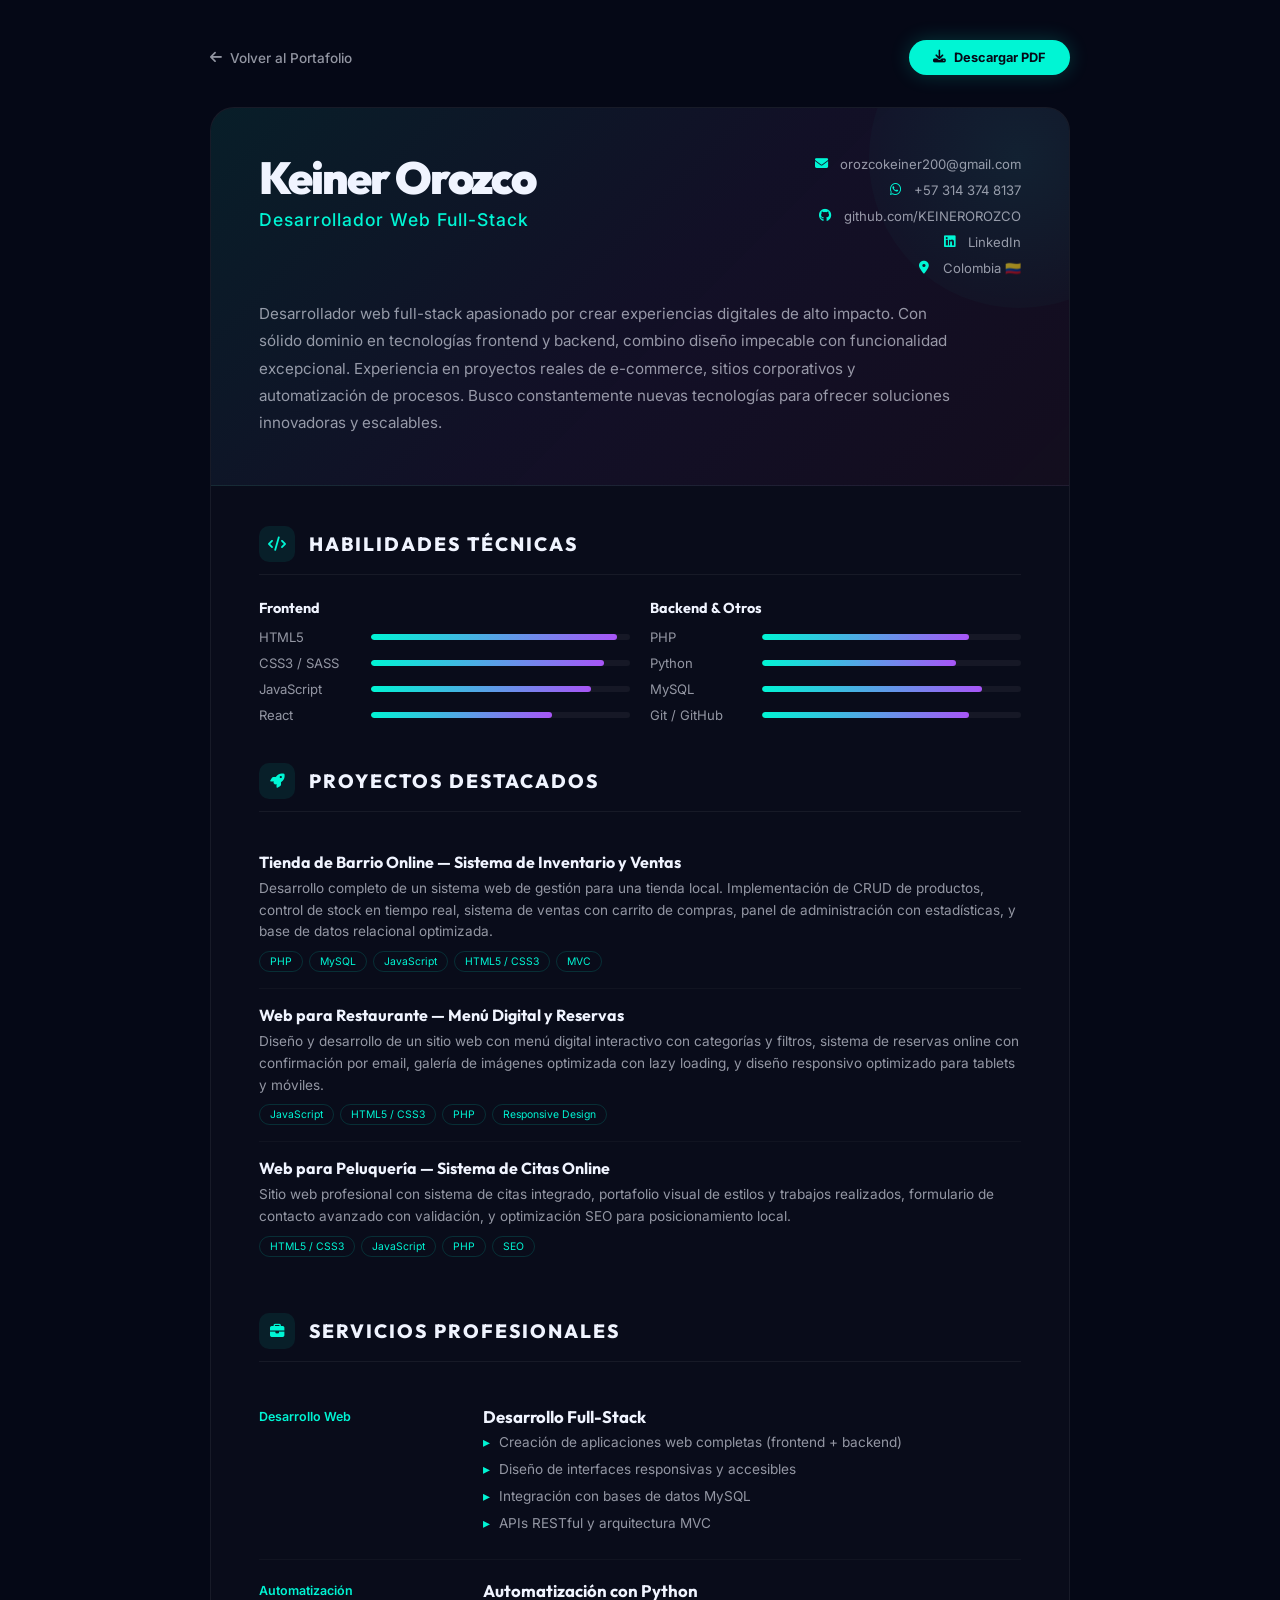
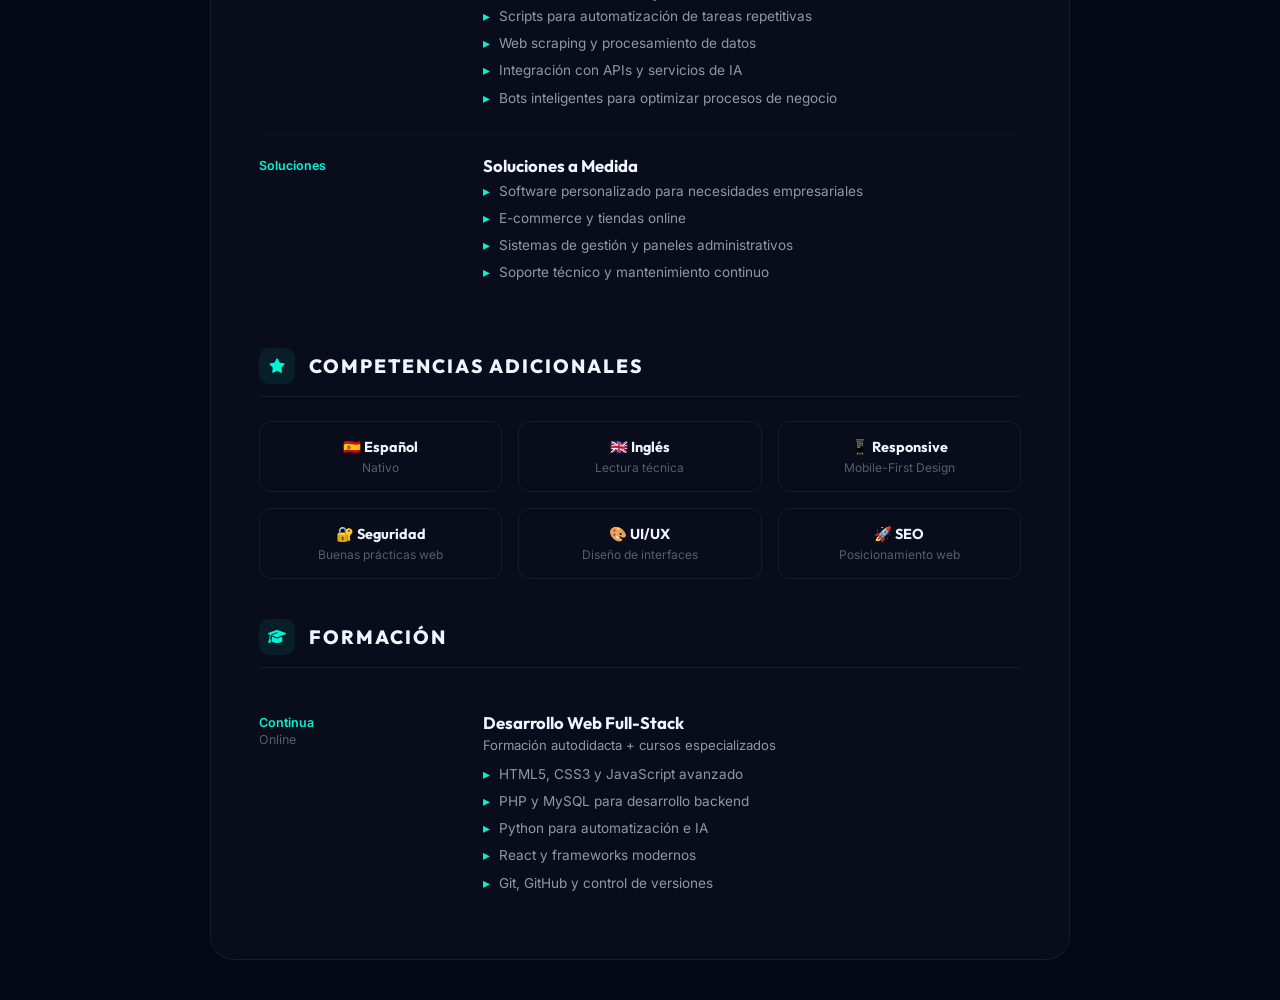
<file: cv.html>
<!DOCTYPE html>
<html lang="es">
<head>
    <meta charset="UTF-8">
    <meta name="viewport" content="width=device-width, initial-scale=1.0">
    <title>CV — Keiner Orozco | Desarrollador Web Full-Stack</title>
    <link rel="icon" type="image/svg+xml" href="favicon.svg">
    <link href="https://fonts.googleapis.com/css2?family=Inter:wght@300;400;500;600;700;800;900&family=Outfit:wght@400;500;600;700;800;900&display=swap" rel="stylesheet">
    <link rel="stylesheet" href="https://cdnjs.cloudflare.com/ajax/libs/font-awesome/6.5.1/css/all.min.css">
    <style>
        :root {
            --bg: #050816;
            --cyan: #00f5d4;
            --pink: #ff2d78;
            --purple: #a855f7;
            --white: #f0f4ff;
            --text-sec: rgba(240,244,255,0.6);
            --text-muted: rgba(240,244,255,0.35);
            --glass-border: rgba(255,255,255,0.06);
        }

        * { box-sizing: border-box; margin: 0; padding: 0; }

        body {
            font-family: 'Inter', sans-serif;
            background: var(--bg);
            color: var(--white);
            min-height: 100vh;
            -webkit-font-smoothing: antialiased;
        }

        /* Print styles */
        @media print {
            body { background: #fff; color: #1a1a1a; }
            .cv-container { box-shadow: none; border: none; background: #fff; }
            .cv-header { background: #1a1a2e !important; }
            .print-btn, .back-link { display: none !important; }
            .skill-bar-fill { print-color-adjust: exact; -webkit-print-color-adjust: exact; }
            a { color: #0066cc; }
            .section-icon { background: #f0f0f0 !important; color: #1a1a2e !important; }
        }

        .cv-wrapper {
            max-width: 900px;
            margin: 0 auto;
            padding: 40px 20px;
        }

        /* Top Action Bar */
        .cv-actions {
            display: flex;
            justify-content: space-between;
            align-items: center;
            margin-bottom: 32px;
        }
        .back-link {
            display: inline-flex;
            align-items: center;
            gap: 8px;
            color: var(--text-sec);
            text-decoration: none;
            font-size: 0.85rem;
            font-weight: 500;
            transition: color 0.3s;
        }
        .back-link:hover { color: var(--cyan); }

        .print-btn {
            display: inline-flex;
            align-items: center;
            gap: 8px;
            padding: 10px 24px;
            border-radius: 100px;
            border: none;
            background: var(--cyan);
            color: var(--bg);
            font-family: 'Inter', sans-serif;
            font-size: 0.8rem;
            font-weight: 700;
            cursor: pointer;
            transition: all 0.3s;
            box-shadow: 0 0 20px rgba(0,245,212,0.2);
        }
        .print-btn:hover {
            transform: translateY(-2px);
            box-shadow: 0 0 30px rgba(0,245,212,0.4);
        }

        /* CV Container */
        .cv-container {
            background: rgba(255,255,255,0.02);
            border: 1px solid var(--glass-border);
            border-radius: 24px;
            overflow: hidden;
        }

        /* Header */
        .cv-header {
            background: linear-gradient(135deg, rgba(0,245,212,0.08) 0%, rgba(168,85,247,0.06) 50%, rgba(255,45,120,0.04) 100%);
            padding: 48px;
            border-bottom: 1px solid var(--glass-border);
            position: relative;
            overflow: hidden;
        }
        .cv-header::before {
            content: '';
            position: absolute;
            top: -100px; right: -100px;
            width: 300px; height: 300px;
            background: radial-gradient(circle, rgba(0,245,212,0.08), transparent);
            border-radius: 50%;
        }

        .header-top {
            display: flex;
            justify-content: space-between;
            align-items: flex-start;
            position: relative;
            z-index: 1;
        }

        .header-name h1 {
            font-family: 'Outfit', sans-serif;
            font-weight: 900;
            font-size: 2.8rem;
            letter-spacing: -2px;
            line-height: 1;
            margin-bottom: 8px;
        }
        .header-name .role {
            font-size: 1.1rem;
            font-weight: 500;
            color: var(--cyan);
            letter-spacing: 1px;
        }

        .header-contact {
            display: flex;
            flex-direction: column;
            gap: 10px;
            align-items: flex-end;
            font-size: 0.82rem;
        }
        .header-contact a {
            display: flex;
            align-items: center;
            gap: 10px;
            color: var(--text-sec);
            text-decoration: none;
            transition: color 0.3s;
        }
        .header-contact a:hover { color: var(--cyan); }
        .header-contact i { 
            width: 18px; 
            text-align: center;
            color: var(--cyan);
        }

        .header-summary {
            margin-top: 24px;
            font-size: 0.95rem;
            line-height: 1.8;
            color: var(--text-sec);
            max-width: 700px;
            position: relative;
            z-index: 1;
        }

        /* Sections */
        .cv-body {
            padding: 40px 48px;
        }

        .cv-section {
            margin-bottom: 40px;
        }
        .cv-section:last-child { margin-bottom: 0; }

        .cv-section-header {
            display: flex;
            align-items: center;
            gap: 14px;
            margin-bottom: 24px;
            padding-bottom: 12px;
            border-bottom: 1px solid var(--glass-border);
        }
        .section-icon {
            width: 36px; height: 36px;
            border-radius: 10px;
            display: flex;
            align-items: center;
            justify-content: center;
            background: rgba(0,245,212,0.08);
            color: var(--cyan);
            font-size: 0.9rem;
            flex-shrink: 0;
        }
        .cv-section-header h2 {
            font-family: 'Outfit', sans-serif;
            font-size: 1.2rem;
            font-weight: 800;
            letter-spacing: -0.5px;
            text-transform: uppercase;
            letter-spacing: 2px;
        }

        /* Experience / Education Items */
        .timeline-item {
            padding: 20px 0;
            border-bottom: 1px solid rgba(255,255,255,0.03);
            display: grid;
            grid-template-columns: 200px 1fr;
            gap: 24px;
        }
        .timeline-item:last-child { border-bottom: none; }

        .timeline-date {
            font-size: 0.78rem;
            font-weight: 600;
            color: var(--cyan);
            padding-top: 3px;
        }
        .timeline-date .location {
            display: block;
            color: var(--text-muted);
            font-weight: 400;
            margin-top: 2px;
        }

        .timeline-content h3 {
            font-family: 'Outfit', sans-serif;
            font-size: 1.05rem;
            font-weight: 700;
            margin-bottom: 4px;
        }
        .timeline-content .company {
            font-size: 0.82rem;
            color: var(--text-sec);
            margin-bottom: 10px;
        }
        .timeline-content ul {
            list-style: none;
            padding: 0;
        }
        .timeline-content li {
            position: relative;
            padding-left: 16px;
            font-size: 0.85rem;
            line-height: 1.7;
            color: var(--text-sec);
            margin-bottom: 4px;
        }
        .timeline-content li::before {
            content: '▸';
            position: absolute;
            left: 0;
            color: var(--cyan);
        }

        /* Skills Grid */
        .skills-cv-grid {
            display: grid;
            grid-template-columns: repeat(2, 1fr);
            gap: 20px;
        }
        .skill-cv-category h4 {
            font-family: 'Outfit', sans-serif;
            font-weight: 700;
            font-size: 0.9rem;
            margin-bottom: 12px;
            color: var(--white);
        }
        .skill-cv-items {
            display: flex;
            flex-direction: column;
            gap: 10px;
        }
        .skill-cv-row {
            display: flex;
            align-items: center;
            gap: 12px;
        }
        .skill-cv-name {
            font-size: 0.82rem;
            color: var(--text-sec);
            min-width: 100px;
        }
        .skill-bar {
            flex: 1;
            height: 6px;
            background: rgba(255,255,255,0.05);
            border-radius: 100px;
            overflow: hidden;
        }
        .skill-bar-fill {
            height: 100%;
            border-radius: 100px;
            background: linear-gradient(90deg, var(--cyan), var(--purple));
            transition: width 1s ease;
        }

        /* Languages & extras */
        .extras-grid {
            display: grid;
            grid-template-columns: repeat(3, 1fr);
            gap: 16px;
        }
        .extra-item {
            padding: 16px;
            border: 1px solid var(--glass-border);
            border-radius: 12px;
            text-align: center;
        }
        .extra-item h4 {
            font-family: 'Outfit', sans-serif;
            font-size: 0.9rem;
            font-weight: 700;
            margin-bottom: 4px;
        }
        .extra-item p {
            font-size: 0.75rem;
            color: var(--text-muted);
        }

        /* Projects list */
        .project-cv-item {
            padding: 16px 0;
            border-bottom: 1px solid rgba(255,255,255,0.03);
        }
        .project-cv-item:last-child { border-bottom: none; }
        .project-cv-item h3 {
            font-family: 'Outfit', sans-serif;
            font-size: 1rem;
            font-weight: 700;
            margin-bottom: 6px;
        }
        .project-cv-item p {
            font-size: 0.85rem;
            color: var(--text-sec);
            line-height: 1.6;
            margin-bottom: 8px;
        }
        .cv-tags {
            display: flex;
            flex-wrap: wrap;
            gap: 6px;
        }
        .cv-tag {
            font-size: 0.65rem;
            padding: 3px 10px;
            border: 1px solid rgba(0,245,212,0.15);
            border-radius: 100px;
            color: var(--cyan);
        }

        /* Responsive */
        @media (max-width: 768px) {
            .cv-header { padding: 32px 24px; }
            .cv-body { padding: 32px 24px; }
            .header-top { flex-direction: column; gap: 24px; }
            .header-contact { align-items: flex-start; }
            .header-name h1 { font-size: 2rem; }
            .timeline-item { grid-template-columns: 1fr; gap: 4px; }
            .skills-cv-grid { grid-template-columns: 1fr; }
            .extras-grid { grid-template-columns: 1fr; }
            .cv-actions { flex-direction: column; gap: 16px; align-items: flex-start; }
        }
    </style>
</head>
<body>
    <div class="cv-wrapper">

        <!-- Actions -->
        <div class="cv-actions">
            <a href="index.html" class="back-link">
                <i class="fa-solid fa-arrow-left"></i>
                Volver al Portafolio
            </a>
            <button class="print-btn" onclick="window.print()">
                <i class="fa-solid fa-download"></i>
                Descargar PDF
            </button>
        </div>

        <!-- CV -->
        <div class="cv-container">

            <!-- HEADER -->
            <div class="cv-header">
                <div class="header-top">
                    <div class="header-name">
                        <h1>Keiner Orozco</h1>
                        <div class="role">Desarrollador Web Full-Stack</div>
                    </div>
                    <div class="header-contact">
                        <a href="mailto:orozcokeiner200@gmail.com">
                            <i class="fa-solid fa-envelope"></i>
                            orozcokeiner200@gmail.com
                        </a>
                        <a href="https://wa.me/573143748137">
                            <i class="fa-brands fa-whatsapp"></i>
                            +57 314 374 8137
                        </a>
                        <a href="https://github.com/KEINEROROZCO" target="_blank">
                            <i class="fa-brands fa-github"></i>
                            github.com/KEINEROROZCO
                        </a>
                        <a href="https://www.linkedin.com/in/keiner-orozco-898012331" target="_blank">
                            <i class="fa-brands fa-linkedin"></i>
                            LinkedIn
                        </a>
                        <a href="#">
                            <i class="fa-solid fa-location-dot"></i>
                            Colombia 🇨🇴
                        </a>
                    </div>
                </div>
                <p class="header-summary">
                    Desarrollador web full-stack apasionado por crear experiencias digitales de alto impacto. 
                    Con sólido dominio en tecnologías frontend y backend, combino diseño impecable con 
                    funcionalidad excepcional. Experiencia en proyectos reales de e-commerce, sitios corporativos 
                    y automatización de procesos. Busco constantemente nuevas tecnologías para ofrecer 
                    soluciones innovadoras y escalables.
                </p>
            </div>

            <div class="cv-body">

                <!-- HABILIDADES TÉCNICAS -->
                <div class="cv-section">
                    <div class="cv-section-header">
                        <div class="section-icon"><i class="fa-solid fa-code"></i></div>
                        <h2>Habilidades Técnicas</h2>
                    </div>
                    <div class="skills-cv-grid">
                        <div class="skill-cv-category">
                            <h4>Frontend</h4>
                            <div class="skill-cv-items">
                                <div class="skill-cv-row">
                                    <span class="skill-cv-name">HTML5</span>
                                    <div class="skill-bar"><div class="skill-bar-fill" style="width: 95%"></div></div>
                                </div>
                                <div class="skill-cv-row">
                                    <span class="skill-cv-name">CSS3 / SASS</span>
                                    <div class="skill-bar"><div class="skill-bar-fill" style="width: 90%"></div></div>
                                </div>
                                <div class="skill-cv-row">
                                    <span class="skill-cv-name">JavaScript</span>
                                    <div class="skill-bar"><div class="skill-bar-fill" style="width: 85%"></div></div>
                                </div>
                                <div class="skill-cv-row">
                                    <span class="skill-cv-name">React</span>
                                    <div class="skill-bar"><div class="skill-bar-fill" style="width: 70%"></div></div>
                                </div>
                            </div>
                        </div>
                        <div class="skill-cv-category">
                            <h4>Backend & Otros</h4>
                            <div class="skill-cv-items">
                                <div class="skill-cv-row">
                                    <span class="skill-cv-name">PHP</span>
                                    <div class="skill-bar"><div class="skill-bar-fill" style="width: 80%"></div></div>
                                </div>
                                <div class="skill-cv-row">
                                    <span class="skill-cv-name">Python</span>
                                    <div class="skill-bar"><div class="skill-bar-fill" style="width: 75%"></div></div>
                                </div>
                                <div class="skill-cv-row">
                                    <span class="skill-cv-name">MySQL</span>
                                    <div class="skill-bar"><div class="skill-bar-fill" style="width: 85%"></div></div>
                                </div>
                                <div class="skill-cv-row">
                                    <span class="skill-cv-name">Git / GitHub</span>
                                    <div class="skill-bar"><div class="skill-bar-fill" style="width: 80%"></div></div>
                                </div>
                            </div>
                        </div>
                    </div>
                </div>

                <!-- PROYECTOS DESTACADOS -->
                <div class="cv-section">
                    <div class="cv-section-header">
                        <div class="section-icon"><i class="fa-solid fa-rocket"></i></div>
                        <h2>Proyectos Destacados</h2>
                    </div>

                    <div class="project-cv-item">
                        <h3>Tienda de Barrio Online — Sistema de Inventario y Ventas</h3>
                        <p>
                            Desarrollo completo de un sistema web de gestión para una tienda local. 
                            Implementación de CRUD de productos, control de stock en tiempo real, 
                            sistema de ventas con carrito de compras, panel de administración con 
                            estadísticas, y base de datos relacional optimizada.
                        </p>
                        <div class="cv-tags">
                            <span class="cv-tag">PHP</span>
                            <span class="cv-tag">MySQL</span>
                            <span class="cv-tag">JavaScript</span>
                            <span class="cv-tag">HTML5 / CSS3</span>
                            <span class="cv-tag">MVC</span>
                        </div>
                    </div>

                    <div class="project-cv-item">
                        <h3>Web para Restaurante — Menú Digital y Reservas</h3>
                        <p>
                            Diseño y desarrollo de un sitio web con menú digital interactivo con 
                            categorías y filtros, sistema de reservas online con confirmación por email, 
                            galería de imágenes optimizada con lazy loading, y diseño responsivo 
                            optimizado para tablets y móviles.
                        </p>
                        <div class="cv-tags">
                            <span class="cv-tag">JavaScript</span>
                            <span class="cv-tag">HTML5 / CSS3</span>
                            <span class="cv-tag">PHP</span>
                            <span class="cv-tag">Responsive Design</span>
                        </div>
                    </div>

                    <div class="project-cv-item">
                        <h3>Web para Peluquería — Sistema de Citas Online</h3>
                        <p>
                            Sitio web profesional con sistema de citas integrado, portafolio visual 
                            de estilos y trabajos realizados, formulario de contacto avanzado con 
                            validación, y optimización SEO para posicionamiento local.
                        </p>
                        <div class="cv-tags">
                            <span class="cv-tag">HTML5 / CSS3</span>
                            <span class="cv-tag">JavaScript</span>
                            <span class="cv-tag">PHP</span>
                            <span class="cv-tag">SEO</span>
                        </div>
                    </div>
                </div>

                <!-- SERVICIOS QUE OFREZCO -->
                <div class="cv-section">
                    <div class="cv-section-header">
                        <div class="section-icon"><i class="fa-solid fa-briefcase"></i></div>
                        <h2>Servicios Profesionales</h2>
                    </div>
                    <div class="timeline-item">
                        <div class="timeline-date">
                            Desarrollo Web
                        </div>
                        <div class="timeline-content">
                            <h3>Desarrollo Full-Stack</h3>
                            <ul>
                                <li>Creación de aplicaciones web completas (frontend + backend)</li>
                                <li>Diseño de interfaces responsivas y accesibles</li>
                                <li>Integración con bases de datos MySQL</li>
                                <li>APIs RESTful y arquitectura MVC</li>
                            </ul>
                        </div>
                    </div>
                    <div class="timeline-item">
                        <div class="timeline-date">
                            Automatización
                        </div>
                        <div class="timeline-content">
                            <h3>Automatización con Python</h3>
                            <ul>
                                <li>Scripts para automatización de tareas repetitivas</li>
                                <li>Web scraping y procesamiento de datos</li>
                                <li>Integración con APIs y servicios de IA</li>
                                <li>Bots inteligentes para optimizar procesos de negocio</li>
                            </ul>
                        </div>
                    </div>
                    <div class="timeline-item">
                        <div class="timeline-date">
                            Soluciones
                        </div>
                        <div class="timeline-content">
                            <h3>Soluciones a Medida</h3>
                            <ul>
                                <li>Software personalizado para necesidades empresariales</li>
                                <li>E-commerce y tiendas online</li>
                                <li>Sistemas de gestión y paneles administrativos</li>
                                <li>Soporte técnico y mantenimiento continuo</li>
                            </ul>
                        </div>
                    </div>
                </div>

                <!-- COMPETENCIAS ADICIONALES -->
                <div class="cv-section">
                    <div class="cv-section-header">
                        <div class="section-icon"><i class="fa-solid fa-star"></i></div>
                        <h2>Competencias Adicionales</h2>
                    </div>
                    <div class="extras-grid">
                        <div class="extra-item">
                            <h4>🇪🇸 Español</h4>
                            <p>Nativo</p>
                        </div>
                        <div class="extra-item">
                            <h4>🇬🇧 Inglés</h4>
                            <p>Lectura técnica</p>
                        </div>
                        <div class="extra-item">
                            <h4>📱 Responsive</h4>
                            <p>Mobile-First Design</p>
                        </div>
                        <div class="extra-item">
                            <h4>🔐 Seguridad</h4>
                            <p>Buenas prácticas web</p>
                        </div>
                        <div class="extra-item">
                            <h4>🎨 UI/UX</h4>
                            <p>Diseño de interfaces</p>
                        </div>
                        <div class="extra-item">
                            <h4>🚀 SEO</h4>
                            <p>Posicionamiento web</p>
                        </div>
                    </div>
                </div>

                <!-- FORMACIÓN -->
                <div class="cv-section">
                    <div class="cv-section-header">
                        <div class="section-icon"><i class="fa-solid fa-graduation-cap"></i></div>
                        <h2>Formación</h2>
                    </div>
                    <div class="timeline-item">
                        <div class="timeline-date">
                            Continua
                            <span class="location">Online</span>
                        </div>
                        <div class="timeline-content">
                            <h3>Desarrollo Web Full-Stack</h3>
                            <div class="company">Formación autodidacta + cursos especializados</div>
                            <ul>
                                <li>HTML5, CSS3 y JavaScript avanzado</li>
                                <li>PHP y MySQL para desarrollo backend</li>
                                <li>Python para automatización e IA</li>
                                <li>React y frameworks modernos</li>
                                <li>Git, GitHub y control de versiones</li>
                            </ul>
                        </div>
                    </div>
                </div>

            </div>
        </div>
    </div>
</body>
</html>
</file>
<file: style.css>
/* =====================================================
   KEYNER OROZCO — PORTFOLIO STYLES
   Premium Dark Theme with Stunning Visual Effects
   ===================================================== */

/* ===== SKIP LINK ===== */
.skip-link {
    position: absolute;
    top: -100px;
    left: 50%;
    transform: translateX(-50%);
    z-index: 999999;
    padding: 12px 24px;
    background: #00f5d4;
    color: #050816;
    font-weight: 700;
    border-radius: 0 0 8px 8px;
    text-decoration: none;
    font-size: 0.85rem;
    transition: top 0.3s ease;
}
.skip-link:focus {
    top: 0;
}

/* ===== UTILITY CLASSES ===== */
.btn-icon-left { margin-right: 8px; }
.about-cta-btn { margin-top: 24px; display: inline-flex; }
.project-card-v2[onclick] { cursor: pointer; }
.tag-elite { background: var(--cyan); color: white; }
.pricing-link { color: var(--cyan); text-decoration: none; }
.pricing-link:hover { text-decoration: underline; }
.contact-card-icon--whatsapp { background: rgba(37, 211, 102, 0.1); color: #25d366; }
.contact-card-icon--linkedin { background: rgba(10, 102, 194, 0.1); color: #0a66c2; }


/* ===== CSS VARIABLES ===== */
:root {
    --bg-primary: #050816;
    --bg-secondary: #0a0f24;
    --cyan: #00f5d4;
    --cyan-rgb: 0, 245, 212;
    --pink: #ff2d78;
    --pink-rgb: 255, 45, 120;
    --purple: #a855f7;
    --purple-rgb: 168, 85, 247;
    --yellow: #ffd60a;
    --white: #f0f4ff;
    --white-rgb: 240, 244, 255;
    --glass: rgba(255, 255, 255, 0.02);
    --glass-border: rgba(255, 255, 255, 0.06);
    --text-primary: #f0f4ff;
    --text-secondary: rgba(240, 244, 255, 0.55);
    --text-muted: rgba(240, 244, 255, 0.3);
    --radius-sm: 8px;
    --radius-md: 16px;
    --radius-lg: 24px;
    --radius-xl: 32px;
    --ease-out-expo: cubic-bezier(0.16, 1, 0.3, 1);
    --ease-spring: cubic-bezier(0.34, 1.56, 0.64, 1);
}

/* ===== RESET & BASE ===== */
*, *::before, *::after {
    box-sizing: border-box;
    margin: 0;
    padding: 0;
}

html {
    scroll-behavior: smooth;
    -webkit-font-smoothing: antialiased;
    -moz-osx-font-smoothing: grayscale;
}

body {
    font-family: 'Inter', -apple-system, BlinkMacSystemFont, sans-serif;
    background: var(--bg-primary);
    color: var(--text-primary);
    overflow-x: hidden;
    cursor: none;
    line-height: 1.6;
}

::selection {
    background: rgba(var(--cyan-rgb), 0.3);
    color: var(--white);
}

a { text-decoration: none; color: inherit; cursor: none; }
button { cursor: none; border: none; font-family: inherit; }
img { max-width: 100%; display: block; }

/* ===== LOADER ===== */
#loader {
    position: fixed;
    inset: 0;
    z-index: 99999;
    background: var(--bg-primary);
    display: flex;
    align-items: center;
    justify-content: center;
    transition: opacity 0.6s ease, visibility 0.6s ease;
}
#loader.hidden {
    opacity: 0;
    visibility: hidden;
    pointer-events: none;
}

.loader-inner {
    text-align: center;
}

.loader-logo {
    font-family: 'Outfit', sans-serif;
    font-size: 4rem;
    font-weight: 900;
    letter-spacing: -3px;
    margin-bottom: 32px;
    display: flex;
    align-items: center;
    justify-content: center;
    gap: 2px;
}
.loader-k, .loader-o {
    display: inline-block;
    animation: loaderPulse 1.5s ease infinite;
}
.loader-o { animation-delay: 0.2s; }
.loader-dot {
    color: var(--cyan);
    animation: loaderPulse 1.5s ease infinite 0.1s;
}
@keyframes loaderPulse {
    0%, 100% { opacity: 0.3; transform: scale(0.95); }
    50% { opacity: 1; transform: scale(1.05); }
}

.loader-bar-track {
    width: 200px;
    height: 3px;
    background: rgba(var(--white-rgb), 0.08);
    border-radius: 100px;
    margin: 0 auto 20px;
    overflow: hidden;
}
.loader-bar-fill {
    width: 0%;
    height: 100%;
    background: linear-gradient(90deg, var(--cyan), var(--pink), var(--purple));
    border-radius: 100px;
    transition: width 0.3s ease;
}

.loader-text {
    font-size: 0.72rem;
    letter-spacing: 3px;
    text-transform: uppercase;
    color: var(--text-muted);
}

/* ===== CUSTOM CURSOR ===== */
.cursor-dot {
    position: fixed;
    width: 8px;
    height: 8px;
    border-radius: 50%;
    background: var(--cyan);
    pointer-events: none;
    z-index: 100000;
    transform: translate(-50%, -50%);
    mix-blend-mode: screen;
    box-shadow: 0 0 15px rgba(var(--cyan-rgb), 0.5);
    transition: width 0.2s ease, height 0.2s ease, background 0.2s ease;
}
.cursor-dot.hover {
    width: 40px;
    height: 40px;
    background: rgba(var(--cyan-rgb), 0.15);
    border: 1.5px solid rgba(var(--cyan-rgb), 0.5);
}

.cursor-glow {
    position: fixed;
    width: 320px;
    height: 320px;
    border-radius: 50%;
    background: radial-gradient(circle, rgba(var(--cyan-rgb), 0.06) 0%, transparent 70%);
    pointer-events: none;
    z-index: 1;
    transform: translate(-50%, -50%);
    transition: opacity 0.3s;
}

#cursor-trail-canvas {
    position: fixed;
    inset: 0;
    width: 100%;
    height: 100%;
    z-index: 99999;
    pointer-events: none;
}

/* ===== GRADIENT ORBS ===== */
.orb {
    position: fixed;
    border-radius: 50%;
    filter: blur(100px);
    z-index: 0;
    pointer-events: none;
    opacity: 0.4;
}
.orb-1 {
    width: 600px;
    height: 600px;
    background: rgba(var(--cyan-rgb), 0.12);
    top: -150px;
    left: -150px;
    animation: orbFloat1 20s ease-in-out infinite;
}
.orb-2 {
    width: 500px;
    height: 500px;
    background: rgba(var(--pink-rgb), 0.1);
    bottom: -100px;
    right: -100px;
    animation: orbFloat2 25s ease-in-out infinite;
}
.orb-3 {
    width: 400px;
    height: 400px;
    background: rgba(var(--purple-rgb), 0.08);
    top: 50%;
    left: 50%;
    transform: translate(-50%, -50%);
    animation: orbFloat3 30s ease-in-out infinite;
}
@keyframes orbFloat1 {
    0%, 100% { transform: translate(0, 0) scale(1); }
    33% { transform: translate(100px, 80px) scale(1.1); }
    66% { transform: translate(-50px, 120px) scale(0.9); }
}
@keyframes orbFloat2 {
    0%, 100% { transform: translate(0, 0) scale(1); }
    33% { transform: translate(-120px, -80px) scale(1.15); }
    66% { transform: translate(60px, -100px) scale(0.95); }
}
@keyframes orbFloat3 {
    0%, 100% { transform: translate(-50%, -50%) scale(1); }
    50% { transform: translate(-50%, -50%) scale(1.3); }
}

/* ===== GRID OVERLAY ===== */
.grid-overlay {
    position: fixed;
    inset: 0;
    z-index: 0;
    pointer-events: none;
    background-image:
        linear-gradient(rgba(var(--cyan-rgb), 0.02) 1px, transparent 1px),
        linear-gradient(90deg, rgba(var(--cyan-rgb), 0.02) 1px, transparent 1px);
    background-size: 80px 80px;
    -webkit-mask-image: radial-gradient(ellipse at center, black 30%, transparent 80%);
    mask-image: radial-gradient(ellipse at center, black 30%, transparent 80%);
}

/* ===== NOISE LAYER ===== */
.noise-layer {
    position: fixed;
    inset: -50%;
    width: 200%;
    height: 200%;
    z-index: 99998;
    pointer-events: none;
    opacity: 0.02;
    animation: noiseShift 0.5s steps(1) infinite;
}
@keyframes noiseShift {
    0%{transform:translate(0,0)} 10%{transform:translate(-5%,-5%)} 20%{transform:translate(-10%,5%)}
    30%{transform:translate(5%,-10%)} 40%{transform:translate(-5%,15%)} 50%{transform:translate(-10%,5%)}
    60%{transform:translate(15%,0)} 70%{transform:translate(0,10%)} 80%{transform:translate(-15%,0)}
    90%{transform:translate(10%,5%)} 100%{transform:translate(5%,0)}
}

/* ===== SCROLL PROGRESS ===== */
#scroll-progress {
    position: fixed;
    top: 0;
    left: 0;
    height: 3px;
    background: linear-gradient(90deg, var(--cyan), var(--pink), var(--purple));
    z-index: 100001;
    width: 0%;
    transition: width 0.15s linear;
    box-shadow: 0 0 10px rgba(var(--cyan-rgb), 0.4);
}

/* ===== HEADER / NAVIGATION ===== */
header {
    position: fixed;
    top: 0;
    left: 0;
    right: 0;
    z-index: 10000;
    padding: 0 clamp(24px, 5vw, 80px);
    height: 80px;
    display: flex;
    align-items: center;
    justify-content: space-between;
    transition: all 0.5s var(--ease-out-expo);
    border-bottom: 1px solid transparent;
}
header.scrolled {
    background: rgba(5, 8, 22, 0.85);
    -webkit-backdrop-filter: blur(24px) saturate(180%);
    backdrop-filter: blur(24px) saturate(180%);
    border-bottom: 1px solid var(--glass-border);
    height: 68px;
}

.logo {
    font-family: 'Outfit', sans-serif;
    font-weight: 900;
    font-size: 1.8rem;
    letter-spacing: -2px;
    display: flex;
    align-items: center;
    position: relative;
    z-index: 10001;
}
.logo-k, .logo-o {
    transition: color 0.3s ease;
}
.logo-dot {
    color: var(--cyan);
    transition: transform 0.3s var(--ease-spring);
    display: inline-block;
}
.logo:hover .logo-dot {
    transform: scale(1.5);
}

nav ul {
    list-style: none;
    display: flex;
    gap: 36px;
}
nav ul a {
    font-size: 0.78rem;
    font-weight: 500;
    letter-spacing: 1.5px;
    text-transform: uppercase;
    color: var(--text-secondary);
    position: relative;
    padding: 4px 0;
    transition: color 0.3s ease;
}
nav ul a::after {
    content: '';
    position: absolute;
    bottom: -2px;
    left: 0;
    width: 0;
    height: 2px;
    background: linear-gradient(90deg, var(--cyan), var(--purple));
    border-radius: 100px;
    transition: width 0.4s var(--ease-out-expo);
}
nav ul a:hover,
nav ul a.active-link {
    color: var(--white);
}
nav ul a:hover::after,
nav ul a.active-link::after {
    width: 100%;
}

.nav-cta {
    display: inline-flex;
    align-items: center;
    gap: 8px;
    padding: 10px 24px;
    border-radius: 100px;
    font-size: 0.75rem;
    font-weight: 600;
    letter-spacing: 1px;
    text-transform: uppercase;
    color: var(--bg-primary);
    background: var(--cyan);
    transition: all 0.3s ease;
    box-shadow: 0 0 20px rgba(var(--cyan-rgb), 0.2);
}
.nav-cta:hover {
    box-shadow: 0 0 30px rgba(var(--cyan-rgb), 0.4);
    transform: translateY(-2px);
}
.nav-cta svg {
    transition: transform 0.3s ease;
}
.nav-cta:hover svg {
    transform: rotate(45deg);
}

/* Hamburger */
.hamburger {
    display: none;
    flex-direction: column;
    gap: 6px;
    cursor: none;
    z-index: 10001;
    padding: 4px;
}
.hamburger span {
    display: block;
    width: 26px;
    height: 2px;
    background: var(--white);
    border-radius: 100px;
    transition: all 0.4s var(--ease-out-expo);
    transform-origin: center;
}
.hamburger.open span:nth-child(1) { transform: translateY(8px) rotate(45deg); }
.hamburger.open span:nth-child(2) { opacity: 0; transform: scaleX(0); }
.hamburger.open span:nth-child(3) { transform: translateY(-8px) rotate(-45deg); }

/* Mobile Menu */
.mobile-menu {
    position: fixed;
    inset: 0;
    z-index: 9999;
    pointer-events: none;
    visibility: hidden;
}
.mobile-menu.open {
    pointer-events: all;
    visibility: visible;
}
.mobile-menu-bg {
    position: absolute;
    inset: 0;
    background: rgba(5, 8, 22, 0.95);
    -webkit-backdrop-filter: blur(30px);
    backdrop-filter: blur(30px);
    opacity: 0;
    transition: opacity 0.4s ease;
}
.mobile-menu.open .mobile-menu-bg {
    opacity: 1;
}
.mobile-menu-content {
    position: absolute;
    inset: 0;
    display: flex;
    flex-direction: column;
    justify-content: center;
    align-items: center;
    gap: 32px;
}
.mobile-menu-content a {
    font-family: 'Outfit', sans-serif;
    font-size: 2.2rem;
    font-weight: 700;
    color: var(--white);
    opacity: 0;
    transform: translateY(30px);
    transition: all 0.4s var(--ease-out-expo), color 0.3s ease;
}
.mobile-menu.open .mobile-menu-content a {
    opacity: 1;
    transform: translateY(0);
}
.mobile-menu-content a:hover {
    color: var(--cyan);
}

/* ===== SECTIONS BASE ===== */
section {
    position: relative;
    z-index: 2;
    padding: clamp(80px, 12vw, 160px) clamp(24px, 5vw, 80px);
}

.section-container {
    max-width: 1200px;
    margin: 0 auto;
}

.section-header {
    display: flex;
    align-items: center;
    gap: 16px;
    margin-bottom: 16px;
}

.section-number {
    font-family: 'Outfit', sans-serif;
    font-size: 0.7rem;
    font-weight: 700;
    letter-spacing: 3px;
    color: var(--cyan);
    padding: 6px 14px;
    border: 1px solid rgba(var(--cyan-rgb), 0.2);
    border-radius: 100px;
    background: rgba(var(--cyan-rgb), 0.05);
}

.section-tag {
    font-size: 0.7rem;
    letter-spacing: 3px;
    text-transform: uppercase;
    color: var(--text-muted);
}

.section-title {
    font-family: 'Outfit', sans-serif;
    font-weight: 800;
    font-size: clamp(2.5rem, 5vw, 4.5rem);
    line-height: 1.1;
    letter-spacing: -2px;
    margin-bottom: 60px;
}

.gradient-text {
    background: linear-gradient(135deg, var(--cyan), var(--purple), var(--pink));
    background-size: 200% 200%;
    -webkit-background-clip: text;
    background-clip: text;
    -webkit-text-fill-color: transparent;
    animation: gradientShift 6s ease infinite;
}
@keyframes gradientShift {
    0%, 100% { background-position: 0% 50%; }
    50% { background-position: 100% 50%; }
}

/* ===== REVEAL ANIMATION ===== */
.reveal-item {
    opacity: 0;
    transform: translateY(40px);
    transition: opacity 0.8s var(--ease-out-expo), transform 0.8s var(--ease-out-expo);
}
.reveal-item.visible {
    opacity: 1;
    transform: translateY(0);
}

.anim-item {
    opacity: 0;
    transform: translateY(40px);
}
.anim-item.animate {
    animation: fadeInUp 0.9s var(--ease-out-expo) forwards;
}
@keyframes fadeInUp {
    to { opacity: 1; transform: translateY(0); }
}

/* ===== HERO SECTION ===== */
.hero-section {
    min-height: 100vh;
    display: flex;
    align-items: center;
    padding-top: 80px;
    position: relative;
    overflow: hidden;
}

.hero-container {
    max-width: 1200px;
    margin: 0 auto;
    width: 100%;
    position: relative;
}

.hero-badge {
    display: inline-flex;
    align-items: center;
    gap: 10px;
    padding: 8px 20px;
    border-radius: 100px;
    border: 1px solid rgba(var(--cyan-rgb), 0.15);
    background: rgba(var(--cyan-rgb), 0.05);
    font-size: 0.75rem;
    font-weight: 500;
    letter-spacing: 1.5px;
    color: var(--cyan);
    margin-bottom: 32px;
    -webkit-backdrop-filter: blur(10px);
    backdrop-filter: blur(10px);
}
.badge-dot {
    width: 8px;
    height: 8px;
    border-radius: 50%;
    background: var(--cyan);
    box-shadow: 0 0 10px rgba(var(--cyan-rgb), 0.6);
    animation: dotPulse 2s ease infinite;
}
@keyframes dotPulse {
    0%, 100% { opacity: 1; box-shadow: 0 0 10px rgba(var(--cyan-rgb), 0.6); }
    50% { opacity: 0.5; box-shadow: 0 0 20px rgba(var(--cyan-rgb), 0.3); }
}

.hero-title {
    margin-bottom: 24px;
}
.hero-line {
    display: block;
    font-family: 'Outfit', sans-serif;
    font-weight: 900;
    font-size: clamp(4rem, 12vw, 9rem);
    line-height: 0.95;
    letter-spacing: -4px;
}
.hero-line-2 {
    margin-top: 8px;
}

.char-wrap {
    display: inline-block;
    position: relative;
}

.stroke-text {
    -webkit-text-stroke: 2px var(--white);
    color: transparent;
    position: relative;
}
.stroke-text::before,
.stroke-text::after {
    content: attr(data-text);
    position: absolute;
    top: 0;
    left: 0;
    -webkit-text-stroke: 2px var(--white);
    color: transparent;
}
.stroke-text::before {
    -webkit-text-stroke-color: var(--pink);
    clip-path: polygon(0 20%, 100% 20%, 100% 40%, 0 40%);
    animation: glitch1 5s infinite steps(1);
}
.stroke-text::after {
    -webkit-text-stroke-color: var(--cyan);
    clip-path: polygon(0 60%, 100% 60%, 100% 80%, 0 80%);
    animation: glitch2 5s infinite steps(1) 0.5s;
}
@keyframes glitch1 {
    0%,90%,100%{opacity:0} 92%{opacity:1;transform:translateX(4px)}
    94%{transform:translateX(-4px)} 96%{transform:translateX(2px)} 98%{transform:none;opacity:0}
}
@keyframes glitch2 {
    0%,88%,100%{opacity:0} 90%{opacity:1;transform:translateX(-3px)}
    93%{transform:translateX(3px)} 96%{transform:none;opacity:0}
}

.hero-desc {
    font-size: 1.1rem;
    line-height: 1.8;
    color: var(--text-secondary);
    max-width: 520px;
    margin-bottom: 40px;
}
.highlight-text {
    color: var(--cyan);
    font-weight: 600;
}

.hero-actions {
    display: flex;
    gap: 16px;
    flex-wrap: wrap;
}

/* ===== MAGIC BUTTON ===== */
.btn-magic {
    position: relative;
    display: inline-flex;
    align-items: center;
    padding: 16px 36px;
    border-radius: 100px;
    font-size: 0.82rem;
    font-weight: 700;
    letter-spacing: 0.5px;
    color: var(--bg-primary);
    overflow: hidden;
    transition: transform 0.3s ease, box-shadow 0.3s ease;
}
.btn-magic-bg {
    position: absolute;
    inset: 0;
    background: linear-gradient(135deg, var(--cyan), #00d4aa);
    border-radius: 100px;
    z-index: 0;
    transition: all 0.4s ease;
}
.btn-magic::before {
    content: '';
    position: absolute;
    inset: -2px;
    border-radius: 100px;
    background: linear-gradient(135deg, var(--cyan), var(--purple), var(--pink));
    z-index: -1;
    opacity: 0;
    transition: opacity 0.4s ease;
    animation: gradientShift 4s ease infinite;
    background-size: 200% 200%;
}
.btn-magic:hover::before {
    opacity: 1;
}
.btn-magic:hover {
    transform: translateY(-3px);
    box-shadow: 0 10px 30px rgba(var(--cyan-rgb), 0.3);
}
.btn-magic-text {
    position: relative;
    z-index: 1;
    display: flex;
    align-items: center;
    gap: 10px;
}
.btn-magic-text svg {
    transition: transform 0.3s ease;
}
.btn-magic:hover .btn-magic-text svg {
    transform: translateX(4px);
}

.btn-glass {
    display: inline-flex;
    align-items: center;
    padding: 16px 36px;
    border-radius: 100px;
    font-size: 0.82rem;
    font-weight: 600;
    letter-spacing: 0.5px;
    color: var(--white);
    border: 1px solid rgba(var(--white-rgb), 0.12);
    background: rgba(var(--white-rgb), 0.03);
    -webkit-backdrop-filter: blur(10px);
    backdrop-filter: blur(10px);
    transition: all 0.3s ease;
}
.btn-glass:hover {
    border-color: rgba(var(--cyan-rgb), 0.4);
    background: rgba(var(--cyan-rgb), 0.06);
    box-shadow: 0 0 30px rgba(var(--cyan-rgb), 0.1);
    color: var(--cyan);
    transform: translateY(-3px);
}

/* Hero Stats */
.hero-stats-float {
    display: flex;
    align-items: center;
    gap: 40px;
    margin-top: 80px;
    padding: 28px 36px;
    background: rgba(var(--white-rgb), 0.02);
    border: 1px solid var(--glass-border);
    border-radius: var(--radius-lg);
    -webkit-backdrop-filter: blur(20px);
    backdrop-filter: blur(20px);
    width: fit-content;
}
.stat-item {
    display: flex;
    align-items: center;
    gap: 8px;
}
.stat-number, .stat-number-text {
    font-family: 'Outfit', sans-serif;
    font-size: 2.8rem;
    font-weight: 900;
    letter-spacing: -2px;
    line-height: 1;
    background: linear-gradient(135deg, var(--white), rgba(var(--white-rgb), 0.6));
    -webkit-background-clip: text;
    background-clip: text;
    -webkit-text-fill-color: transparent;
}
.stat-plus {
    font-family: 'Outfit', sans-serif;
    font-size: 1.6rem;
    font-weight: 700;
    color: var(--cyan);
    margin-right: 8px;
}
.stat-label {
    font-size: 0.68rem;
    letter-spacing: 1px;
    color: var(--text-muted);
    line-height: 1.4;
}
.stat-divider {
    width: 1px;
    height: 40px;
    background: linear-gradient(180deg, transparent, rgba(var(--white-rgb), 0.1), transparent);
}

/* Hero Scroll */
.hero-scroll-indicator {
    position: absolute;
    bottom: 40px;
    left: 50%;
    transform: translateX(-50%);
    display: flex;
    flex-direction: column;
    align-items: center;
    gap: 10px;
    animation: fadeInUp 1s ease 1.5s both;
}
.scroll-mouse {
    width: 24px;
    height: 38px;
    border: 2px solid rgba(var(--white-rgb), 0.2);
    border-radius: 100px;
    display: flex;
    justify-content: center;
    padding-top: 8px;
}
.scroll-wheel {
    width: 3px;
    height: 8px;
    background: var(--cyan);
    border-radius: 100px;
    animation: scrollBounce 2s ease infinite;
}
@keyframes scrollBounce {
    0%, 100% { transform: translateY(0); opacity: 1; }
    50% { transform: translateY(10px); opacity: 0.3; }
}
.hero-scroll-indicator span {
    font-size: 0.6rem;
    letter-spacing: 3px;
    text-transform: uppercase;
    color: var(--text-muted);
}

/* Floating geo shapes */
.geo-shapes {
    position: absolute;
    inset: 0;
    pointer-events: none;
    overflow: hidden;
}
.geo {
    position: absolute;
    border: 1px solid rgba(var(--cyan-rgb), 0.1);
    animation-timing-function: ease-in-out;
    animation-iteration-count: infinite;
}
.geo-1 {
    width: 80px; height: 80px;
    border-radius: 12px;
    top: 20%; right: 15%;
    transform: rotate(45deg);
    animation: geoFloat1 12s infinite;
}
.geo-2 {
    width: 50px; height: 50px;
    border-radius: 50%;
    border-color: rgba(var(--pink-rgb), 0.1);
    top: 60%; right: 10%;
    animation: geoFloat2 15s infinite;
}
.geo-3 {
    width: 100px; height: 100px;
    border-radius: var(--radius-md);
    border-color: rgba(var(--purple-rgb), 0.08);
    top: 30%; right: 25%;
    animation: geoFloat3 18s infinite;
}
.geo-4 {
    width: 30px; height: 30px;
    background: rgba(var(--cyan-rgb), 0.04);
    border: none;
    border-radius: 4px;
    top: 70%; right: 30%;
    transform: rotate(30deg);
    animation: geoFloat1 10s infinite reverse;
}
@keyframes geoFloat1 {
    0%, 100% { transform: rotate(45deg) translate(0, 0); }
    33% { transform: rotate(55deg) translate(20px, -30px); }
    66% { transform: rotate(35deg) translate(-10px, 20px); }
}
@keyframes geoFloat2 {
    0%, 100% { transform: translate(0, 0) scale(1); }
    50% { transform: translate(-25px, -20px) scale(1.2); }
}
@keyframes geoFloat3 {
    0%, 100% { transform: rotate(0) translate(0, 0); }
    50% { transform: rotate(15deg) translate(20px, -30px); }
}

/* ===== MARQUEE STRIP ===== */
.marquee-strip {
    overflow: hidden;
    border-top: 1px solid var(--glass-border);
    border-bottom: 1px solid var(--glass-border);
    padding: 20px 0;
    position: relative;
    z-index: 2;
    background: rgba(var(--white-rgb), 0.01);
}
.marquee-track {
    display: flex;
    gap: 60px;
    animation: marqueeScroll 25s linear infinite;
    width: max-content;
}
.marquee-track:hover { animation-play-state: paused; }
@keyframes marqueeScroll { from { transform: translateX(0); } to { transform: translateX(-50%); } }

.marquee-item {
    font-family: 'Outfit', sans-serif;
    font-size: 0.8rem;
    font-weight: 700;
    letter-spacing: 3px;
    text-transform: uppercase;
    color: rgba(var(--white-rgb), 0.15);
    white-space: nowrap;
    display: flex;
    align-items: center;
    gap: 20px;
    transition: color 0.3s ease;
}
.marquee-item:hover { color: var(--cyan); }
.marquee-item::before {
    content: '✦';
    color: var(--cyan);
    font-size: 0.6rem;
}

/* ===== ABOUT SECTION ===== */
.about-layout {
    display: grid;
    grid-template-columns: 1fr 1fr;
    gap: 80px;
    align-items: center;
}

.about-paragraph {
    font-size: 1rem;
    line-height: 1.9;
    color: var(--text-secondary);
    margin-bottom: 20px;
}
.about-paragraph strong {
    color: var(--cyan);
    font-weight: 500;
}

.about-highlights {
    display: flex;
    flex-direction: column;
    gap: 20px;
    margin-top: 32px;
}
.highlight-item {
    display: flex;
    align-items: flex-start;
    gap: 16px;
    padding: 16px 20px;
    border-radius: var(--radius-md);
    border: 1px solid var(--glass-border);
    background: var(--glass);
    transition: all 0.3s ease;
}
.highlight-item:hover {
    border-color: rgba(var(--cyan-rgb), 0.2);
    background: rgba(var(--cyan-rgb), 0.03);
    transform: translateX(8px);
}
.highlight-icon {
    width: 40px;
    height: 40px;
    border-radius: 10px;
    display: flex;
    align-items: center;
    justify-content: center;
    background: rgba(var(--cyan-rgb), 0.08);
    color: var(--cyan);
    font-size: 0.9rem;
    flex-shrink: 0;
}
.highlight-item h4 {
    font-family: 'Outfit', sans-serif;
    font-size: 0.9rem;
    font-weight: 700;
    margin-bottom: 4px;
}
.highlight-item p {
    font-size: 0.78rem;
    color: var(--text-muted);
    line-height: 1.5;
}

/* Code Editor */
.about-right {
    position: relative;
}
.code-editor {
    background: rgba(10, 14, 30, 0.8);
    border: 1px solid var(--glass-border);
    border-radius: var(--radius-md);
    overflow: hidden;
    -webkit-backdrop-filter: blur(20px);
    backdrop-filter: blur(20px);
    box-shadow: 0 30px 60px rgba(0, 0, 0, 0.4);
}
.editor-header {
    display: flex;
    align-items: center;
    gap: 16px;
    padding: 14px 20px;
    border-bottom: 1px solid var(--glass-border);
    background: rgba(var(--white-rgb), 0.02);
}
.editor-dots {
    display: flex;
    gap: 6px;
}
.dot {
    width: 10px;
    height: 10px;
    border-radius: 50%;
}
.dot.red { background: #ff5f56; }
.dot.yellow { background: #ffbd2e; }
.dot.green { background: #27c93f; }
.editor-filename {
    font-family: 'JetBrains Mono', monospace;
    font-size: 0.7rem;
    color: var(--text-muted);
}
.editor-tabs {
    margin-left: auto;
}
.editor-tabs .tab {
    font-family: 'JetBrains Mono', monospace;
    font-size: 0.65rem;
    padding: 4px 12px;
    border-radius: 4px;
    background: rgba(var(--cyan-rgb), 0.08);
    color: var(--cyan);
    letter-spacing: 0.5px;
}
.editor-body {
    display: flex;
    padding: 24px 0;
    font-family: 'JetBrains Mono', monospace;
    font-size: 0.78rem;
    line-height: 2;
}
.line-numbers {
    display: flex;
    flex-direction: column;
    padding: 0 16px;
    border-right: 1px solid var(--glass-border);
    color: rgba(var(--white-rgb), 0.15);
    font-size: 0.72rem;
    -webkit-user-select: none;
    user-select: none;
    text-align: right;
    min-width: 48px;
}
.code-content {
    padding: 0 24px;
    flex: 1;
}
.code-line { white-space: nowrap; }
.code-line.indent { padding-left: 24px; }
.code-line.indent-2 { padding-left: 48px; }
.kw { color: var(--pink); }
.fn { color: var(--cyan); }
.str { color: var(--yellow); }
.prop { color: var(--purple); }
.bool { color: #ff8b4a; }
.param { color: #ffa657; }
.cm { color: rgba(var(--white-rgb), 0.25); }

.typing-cursor {
    display: inline-block;
    width: 2px;
    height: 14px;
    background: var(--cyan);
    animation: cursorBlink 1s step-end infinite;
    vertical-align: middle;
    margin-left: 2px;
    box-shadow: 0 0 8px rgba(var(--cyan-rgb), 0.5);
}
@keyframes cursorBlink { 0%, 100% { opacity: 1; } 50% { opacity: 0; } }

/* Corner accents */
.corner-accent {
    position: absolute;
    width: 50px;
    height: 50px;
    border-style: solid;
    border-color: var(--cyan);
    border-width: 0;
    opacity: 0.4;
}
.corner-accent.top-left {
    top: -12px; left: -12px;
    border-top-width: 2px;
    border-left-width: 2px;
    border-radius: 4px 0 0 0;
}
.corner-accent.bottom-right {
    bottom: -12px; right: -12px;
    border-bottom-width: 2px;
    border-right-width: 2px;
    border-radius: 0 0 4px 0;
}

/* ===== SKILLS SECTION ===== */
.skills-grid {
    display: grid;
    grid-template-columns: repeat(4, 1fr);
    gap: 24px;
}

.skill-card {
    background: var(--glass);
    border: 1px solid var(--glass-border);
    border-radius: var(--radius-md);
    padding: 32px 20px 28px;
    text-align: center;
    position: relative;
    overflow: hidden;
    transition: all 0.4s var(--ease-out-expo);
}
.skill-card::before {
    content: '';
    position: absolute;
    inset: 0;
    background: radial-gradient(circle at 50% 0%, rgba(var(--cyan-rgb), 0.06) 0%, transparent 60%);
    opacity: 0;
    transition: opacity 0.4s ease;
}
.skill-card:hover {
    border-color: rgba(var(--cyan-rgb), 0.3);
    transform: translateY(-8px);
    box-shadow: 0 20px 40px rgba(0, 0, 0, 0.3), 0 0 40px rgba(var(--cyan-rgb), 0.05);
}
.skill-card:hover::before { opacity: 1; }

.skill-ring {
    width: 90px;
    height: 90px;
    margin: 0 auto 16px;
    position: relative;
}
.skill-ring svg {
    width: 100%;
    height: 100%;
    transform: rotate(-90deg);
}
.ring-bg {
    fill: none;
    stroke: rgba(var(--white-rgb), 0.05);
    stroke-width: 5;
}
.ring-fill {
    fill: none;
    stroke: url(#ring-gradient);
    stroke-width: 5;
    stroke-linecap: round;
    stroke-dasharray: 264;
    stroke-dashoffset: 264;
    transition: stroke-dashoffset 1.5s var(--ease-out-expo);
}
.skill-card.visible .ring-fill {
    stroke-dashoffset: calc(264 - (264 * var(--percent)) / 100);
}
.skill-ring-icon {
    position: absolute;
    inset: 0;
    display: flex;
    align-items: center;
    justify-content: center;
    font-size: 2rem;
    color: var(--cyan);
    filter: drop-shadow(0 0 8px rgba(var(--cyan-rgb), 0.3));
    transition: transform 0.4s var(--ease-spring);
}
.skill-card:hover .skill-ring-icon {
    transform: scale(1.15);
}

.skill-name {
    font-family: 'Outfit', sans-serif;
    font-size: 0.9rem;
    font-weight: 700;
    margin-bottom: 4px;
}
.skill-level {
    font-size: 0.68rem;
    letter-spacing: 1px;
    color: var(--text-muted);
}

/* ===== PROJECTS SECTION ===== */
.projects-showcase {
    display: grid;
    grid-template-columns: repeat(3, 1fr);
    gap: 28px;
}

.project-card-v2 {
    background: var(--glass);
    border: 1px solid var(--glass-border);
    border-radius: var(--radius-lg);
    overflow: hidden;
    position: relative;
    transition: all 0.5s var(--ease-out-expo);
}
.project-card-v2:hover {
    border-color: rgba(var(--cyan-rgb), 0.3);
    transform: translateY(-12px);
    box-shadow: 0 30px 60px rgba(0, 0, 0, 0.4), 0 0 60px rgba(var(--cyan-rgb), 0.06);
}

.project-image {
    position: relative;
    height: 220px;
    overflow: hidden;
}
.project-image img {
    width: 100%;
    height: 100%;
    object-fit: cover;
    transition: transform 0.6s var(--ease-out-expo);
}
.project-card-v2:hover .project-image img {
    transform: scale(1.08);
}

.project-overlay {
    position: absolute;
    inset: 0;
    background: linear-gradient(180deg, transparent 0%, rgba(5, 8, 22, 0.8) 100%);
    display: flex;
    align-items: flex-end;
    justify-content: center;
    padding-bottom: 20px;
    opacity: 0;
    transition: opacity 0.4s ease;
}
.project-card-v2:hover .project-overlay { opacity: 1; }

.project-view-btn {
    display: inline-flex;
    align-items: center;
    gap: 8px;
    padding: 10px 20px;
    border-radius: 100px;
    background: rgba(var(--cyan-rgb), 0.15);
    border: 1px solid rgba(var(--cyan-rgb), 0.3);
    color: var(--cyan);
    font-size: 0.75rem;
    font-weight: 600;
    -webkit-backdrop-filter: blur(10px);
    backdrop-filter: blur(10px);
    transform: translateY(20px);
    transition: transform 0.4s var(--ease-out-expo);
}
.project-card-v2:hover .project-view-btn {
    transform: translateY(0);
}

.project-info {
    padding: 28px;
    position: relative;
}
.project-num {
    font-family: 'Outfit', sans-serif;
    font-size: 0.7rem;
    font-weight: 700;
    letter-spacing: 2px;
    color: var(--cyan);
    opacity: 0.5;
    margin-bottom: 8px;
    display: block;
}
.project-info h3 {
    font-family: 'Outfit', sans-serif;
    font-size: 1.2rem;
    font-weight: 700;
    margin-bottom: 10px;
    letter-spacing: -0.3px;
}
.project-info p {
    font-size: 0.82rem;
    line-height: 1.6;
    color: var(--text-secondary);
    margin-bottom: 16px;
}

.project-tags {
    display: flex;
    flex-wrap: wrap;
    gap: 8px;
}
.tag {
    font-size: 0.65rem;
    font-weight: 500;
    letter-spacing: 0.5px;
    padding: 5px 12px;
    border: 1px solid rgba(var(--cyan-rgb), 0.15);
    border-radius: 100px;
    color: var(--cyan);
    background: rgba(var(--cyan-rgb), 0.04);
    transition: all 0.3s ease;
}
.tag:hover {
    background: rgba(var(--cyan-rgb), 0.1);
    border-color: rgba(var(--cyan-rgb), 0.3);
}

.project-card-glow {
    position: absolute;
    width: 200px; height: 200px;
    border-radius: 50%;
    background: rgba(var(--cyan-rgb), 0.1);
    filter: blur(60px);
    top: -100px; right: -100px;
    opacity: 0;
    transition: opacity 0.5s ease;
    pointer-events: none;
}
.project-card-v2:hover .project-card-glow { opacity: 1; }

/* ===== SERVICES SECTION ===== */
.services-grid {
    display: grid;
    grid-template-columns: repeat(3, 1fr);
    gap: 28px;
}

.service-card-v2 {
    background: var(--glass);
    border: 1px solid var(--glass-border);
    border-radius: var(--radius-lg);
    padding: 40px 32px;
    position: relative;
    overflow: hidden;
    transition: all 0.5s var(--ease-out-expo);
}
.service-card-v2:hover {
    transform: translateY(-8px);
    border-color: rgba(var(--cyan-rgb), 0.2);
    box-shadow: 0 30px 60px rgba(0, 0, 0, 0.3);
}
.service-card-v2::before {
    content: '';
    position: absolute;
    inset: 0;
    background: radial-gradient(circle at 50% 0%, rgba(var(--cyan-rgb), 0.04) 0%, transparent 60%);
    opacity: 0;
    transition: opacity 0.4s ease;
}
.service-card-v2:hover::before { opacity: 1; }

.service-card-border {
    position: absolute;
    bottom: 0;
    left: 0;
    width: 100%;
    height: 3px;
    background: linear-gradient(90deg, var(--cyan), var(--purple));
    transform: scaleX(0);
    transform-origin: left;
    transition: transform 0.5s var(--ease-out-expo);
}
.service-card-v2:hover .service-card-border { transform: scaleX(1); }

.service-icon-wrap {
    width: 56px;
    height: 56px;
    border-radius: 14px;
    display: flex;
    align-items: center;
    justify-content: center;
    font-size: 1.4rem;
    margin-bottom: 24px;
    transition: transform 0.4s var(--ease-spring);
}
.service-icon-wrap.cyan {
    background: rgba(var(--cyan-rgb), 0.08);
    color: var(--cyan);
    box-shadow: 0 0 20px rgba(var(--cyan-rgb), 0.1);
}
.service-icon-wrap.pink {
    background: rgba(var(--pink-rgb), 0.08);
    color: var(--pink);
    box-shadow: 0 0 20px rgba(var(--pink-rgb), 0.1);
}
.service-icon-wrap.purple {
    background: rgba(var(--purple-rgb), 0.08);
    color: var(--purple);
    box-shadow: 0 0 20px rgba(var(--purple-rgb), 0.1);
}
.service-card-v2:hover .service-icon-wrap {
    transform: scale(1.1) rotate(-5deg);
}

.service-num {
    position: absolute;
    top: 20px;
    right: 24px;
    font-family: 'Outfit', sans-serif;
    font-size: 3rem;
    font-weight: 900;
    color: rgba(var(--white-rgb), 0.03);
    line-height: 1;
    letter-spacing: -2px;
    transition: color 0.3s ease;
}
.service-card-v2:hover .service-num { color: rgba(var(--white-rgb), 0.06); }

.service-card-v2 h3 {
    font-family: 'Outfit', sans-serif;
    font-size: 1.2rem;
    font-weight: 700;
    margin-bottom: 12px;
    letter-spacing: -0.3px;
}
.service-card-v2 p {
    font-size: 0.85rem;
    line-height: 1.7;
    color: var(--text-secondary);
    margin-bottom: 20px;
}

.service-features {
    display: flex;
    flex-direction: column;
    gap: 8px;
}
.service-features span {
    display: flex;
    align-items: center;
    gap: 8px;
    font-size: 0.75rem;
    color: var(--text-muted);
}
.service-features span i {
    color: var(--cyan);
    font-size: 0.65rem;
}

/* ===== CONTACT SECTION ===== */
.contact-layout {
    display: grid;
    grid-template-columns: 1fr 1.3fr;
    gap: 60px;
    align-items: start;
}

.contact-desc {
    font-size: 1.05rem;
    line-height: 1.8;
    color: var(--text-secondary);
    margin-bottom: 40px;
}

.contact-cards {
    display: flex;
    flex-direction: column;
    gap: 12px;
}
.contact-card {
    display: flex;
    align-items: center;
    gap: 16px;
    padding: 18px 22px;
    border-radius: var(--radius-md);
    border: 1px solid var(--glass-border);
    background: var(--glass);
    transition: all 0.3s ease;
}
.contact-card:hover {
    border-color: rgba(var(--cyan-rgb), 0.25);
    background: rgba(var(--cyan-rgb), 0.03);
    transform: translateX(8px);
}
.contact-card-icon {
    width: 42px;
    height: 42px;
    border-radius: 10px;
    display: flex;
    align-items: center;
    justify-content: center;
    background: rgba(var(--cyan-rgb), 0.08);
    color: var(--cyan);
    font-size: 1rem;
    flex-shrink: 0;
}
.contact-card-label {
    display: block;
    font-size: 0.65rem;
    letter-spacing: 2px;
    text-transform: uppercase;
    color: var(--text-muted);
    margin-bottom: 2px;
}
.contact-card-value {
    display: block;
    font-size: 0.85rem;
    color: var(--text-secondary);
    transition: color 0.3s ease;
}
.contact-card:hover .contact-card-value { color: var(--cyan); }
.contact-arrow {
    margin-left: auto;
    color: var(--text-muted);
    transition: all 0.3s ease;
}
.contact-card:hover .contact-arrow {
    color: var(--cyan);
    transform: rotate(0);
}

/* Contact Form */
.contact-form {
    background: var(--glass);
    border: 1px solid var(--glass-border);
    border-radius: var(--radius-lg);
    padding: 40px;
    -webkit-backdrop-filter: blur(20px);
    backdrop-filter: blur(20px);
}
.form-row {
    display: grid;
    grid-template-columns: 1fr 1fr;
    gap: 20px;
}
.form-field {
    margin-bottom: 24px;
    position: relative;
}
.form-field label {
    display: block;
    font-size: 0.68rem;
    letter-spacing: 2px;
    text-transform: uppercase;
    color: var(--text-muted);
    margin-bottom: 8px;
    font-weight: 500;
}
.form-field input,
.form-field textarea {
    width: 100%;
    background: rgba(0, 0, 0, 0.2);
    border: 1px solid rgba(var(--white-rgb), 0.08);
    color: var(--white);
    padding: 14px 18px;
    border-radius: var(--radius-sm);
    font-family: 'Inter', sans-serif;
    font-size: 0.88rem;
    transition: border-color 0.3s ease, box-shadow 0.3s ease;
    resize: none;
}
.form-field input::placeholder,
.form-field textarea::placeholder {
    color: rgba(var(--white-rgb), 0.2);
}
.form-field input:focus,
.form-field textarea:focus {
    outline: none;
    border-color: rgba(var(--cyan-rgb), 0.4);
    box-shadow: 0 0 0 4px rgba(var(--cyan-rgb), 0.06);
}

.field-line {
    position: absolute;
    bottom: 0;
    left: 14px;
    right: 14px;
    height: 2px;
    background: linear-gradient(90deg, var(--cyan), var(--purple));
    border-radius: 100px;
    transform: scaleX(0);
    transform-origin: center;
    transition: transform 0.4s var(--ease-out-expo);
}
.form-field input:focus ~ .field-line,
.form-field textarea:focus ~ .field-line {
    transform: scaleX(1);
}

.submit-btn {
    width: 100%;
    justify-content: center;
    margin-top: 8px;
}

#form-message {
    margin-top: 16px;
    padding: 12px 18px;
    border-radius: var(--radius-sm);
    font-size: 0.82rem;
    display: none;
}
#form-message.success {
    background: rgba(var(--cyan-rgb), 0.08);
    border: 1px solid rgba(var(--cyan-rgb), 0.2);
    color: var(--cyan);
    display: block;
}
#form-message.error {
    background: rgba(var(--pink-rgb), 0.08);
    border: 1px solid rgba(var(--pink-rgb), 0.2);
    color: var(--pink);
    display: block;
}

/* ===== FOOTER ===== */
footer {
    position: relative;
    z-index: 2;
    border-top: 1px solid var(--glass-border);
}
.footer-inner {
    max-width: 1200px;
    margin: 0 auto;
    padding: 40px clamp(24px, 5vw, 80px);
}
.footer-top {
    display: flex;
    justify-content: space-between;
    align-items: center;
    margin-bottom: 24px;
    padding-bottom: 24px;
    border-bottom: 1px solid var(--glass-border);
}
.footer-logo {
    font-family: 'Outfit', sans-serif;
    font-weight: 900;
    font-size: 1.6rem;
    letter-spacing: -2px;
}
.footer-social {
    display: flex;
    gap: 12px;
}
.footer-social a {
    width: 40px;
    height: 40px;
    border-radius: 10px;
    border: 1px solid var(--glass-border);
    display: flex;
    align-items: center;
    justify-content: center;
    color: var(--text-muted);
    font-size: 0.9rem;
    transition: all 0.3s ease;
}
.footer-social a:hover {
    border-color: rgba(var(--cyan-rgb), 0.3);
    color: var(--cyan);
    background: rgba(var(--cyan-rgb), 0.05);
    transform: translateY(-3px);
}

.footer-bottom {
    display: flex;
    justify-content: space-between;
    align-items: center;
    flex-wrap: wrap;
    gap: 12px;
}
.footer-bottom p {
    font-size: 0.78rem;
    color: var(--text-muted);
}
.footer-sub {
    font-size: 0.68rem !important;
    color: rgba(var(--white-rgb), 0.15) !important;
}

/* ===== SVG GRADIENT DEFS (injected via JS) ===== */
/* These are defined inline in the skill SVGs */

/* ===== PROCESS SECTION ===== */
.process-timeline {
    position: relative;
    max-width: 700px;
    margin: 0 auto;
}
.process-line {
    position: absolute;
    left: 32px;
    top: 0;
    bottom: 0;
    width: 2px;
    background: linear-gradient(180deg, var(--cyan), var(--purple), var(--pink));
    opacity: 0.2;
}
.process-step {
    display: flex;
    align-items: flex-start;
    gap: 24px;
    padding: 28px 0;
    position: relative;
}
.step-number {
    font-family: 'Outfit', sans-serif;
    font-size: 0.65rem;
    font-weight: 800;
    color: var(--cyan);
    min-width: 28px;
    text-align: center;
    padding-top: 14px;
    letter-spacing: 1px;
}
.step-icon {
    width: 48px;
    height: 48px;
    border-radius: 14px;
    display: flex;
    align-items: center;
    justify-content: center;
    background: rgba(var(--cyan-rgb), 0.08);
    border: 1px solid rgba(var(--cyan-rgb), 0.15);
    color: var(--cyan);
    font-size: 1.1rem;
    flex-shrink: 0;
    position: relative;
    z-index: 1;
    transition: all 0.4s var(--ease-spring);
}
.process-step:hover .step-icon {
    transform: scale(1.15) rotate(-5deg);
    box-shadow: 0 0 25px rgba(var(--cyan-rgb), 0.2);
}
.step-content h3 {
    font-family: 'Outfit', sans-serif;
    font-size: 1.15rem;
    font-weight: 700;
    margin-bottom: 6px;
}
.step-content p {
    font-size: 0.88rem;
    line-height: 1.7;
    color: var(--text-secondary);
}

/* ===== PRICING SECTION ===== */
.pricing-grid {
    display: grid;
    grid-template-columns: repeat(3, 1fr);
    gap: 24px;
    align-items: stretch;
}
.pricing-card {
    background: var(--glass);
    border: 1px solid var(--glass-border);
    border-radius: var(--radius-lg);
    padding: 36px 28px;
    position: relative;
    overflow: hidden;
    transition: all 0.5s var(--ease-out-expo);
    display: flex;
    flex-direction: column;
}
.pricing-card:hover {
    transform: translateY(-8px);
    border-color: rgba(var(--cyan-rgb), 0.2);
    box-shadow: 0 20px 40px rgba(0, 0, 0, 0.3);
}
.pricing-card.featured {
    border-color: rgba(var(--cyan-rgb), 0.3);
    background: rgba(var(--cyan-rgb), 0.03);
    box-shadow: 0 0 40px rgba(var(--cyan-rgb), 0.06);
    transform: scale(1.04);
}
.pricing-card.featured:hover {
    transform: scale(1.04) translateY(-8px);
}

.pricing-popular {
    position: absolute;
    top: 0;
    left: 0;
    right: 0;
    padding: 8px;
    text-align: center;
    font-size: 0.68rem;
    font-weight: 700;
    letter-spacing: 2px;
    background: linear-gradient(90deg, rgba(var(--cyan-rgb), 0.15), rgba(var(--purple-rgb), 0.15));
    color: var(--cyan);
    border-bottom: 1px solid rgba(var(--cyan-rgb), 0.1);
}
.pricing-card.featured { padding-top: 60px; }

.pricing-badge {
    font-family: 'Outfit', sans-serif;
    font-size: 0.78rem;
    font-weight: 700;
    letter-spacing: 2px;
    text-transform: uppercase;
    color: var(--text-muted);
    margin-bottom: 16px;
}
.pricing-price {
    display: flex;
    align-items: baseline;
    gap: 6px;
    margin-bottom: 16px;
}
.price-currency {
    font-size: 0.78rem;
    color: var(--text-muted);
    font-weight: 500;
}
.price-amount {
    font-family: 'Outfit', sans-serif;
    font-size: 3rem;
    font-weight: 900;
    letter-spacing: -2px;
    background: linear-gradient(135deg, var(--white), rgba(var(--white-rgb), 0.7));
    -webkit-background-clip: text;
    background-clip: text;
    -webkit-text-fill-color: transparent;
}
.pricing-desc {
    font-size: 0.85rem;
    line-height: 1.6;
    color: var(--text-secondary);
    margin-bottom: 24px;
}

.pricing-features {
    list-style: none;
    padding: 0;
    margin-bottom: 28px;
    flex: 1;
}
.pricing-features li {
    display: flex;
    align-items: center;
    gap: 10px;
    padding: 8px 0;
    font-size: 0.82rem;
    color: var(--text-secondary);
    border-bottom: 1px solid rgba(var(--white-rgb), 0.03);
}
.pricing-features li i {
    font-size: 0.7rem;
    color: var(--cyan);
    width: 16px;
    text-align: center;
}
.pricing-features li.disabled {
    color: var(--text-muted);
    opacity: 0.5;
}
.pricing-features li.disabled i { color: var(--text-muted); }

.pricing-btn {
    width: 100%;
    justify-content: center;
    text-align: center;
}

.pricing-note {
    text-align: center;
    font-size: 0.82rem;
    color: var(--text-muted);
    margin-top: 32px;
    display: flex;
    align-items: center;
    justify-content: center;
    gap: 8px;
}

/* ===== TESTIMONIALS SECTION ===== */
.testimonials-grid {
    display: grid;
    grid-template-columns: repeat(3, 1fr);
    gap: 24px;
}
.testimonial-card {
    background: var(--glass);
    border: 1px solid var(--glass-border);
    border-radius: var(--radius-lg);
    padding: 32px;
    position: relative;
    overflow: hidden;
    transition: all 0.4s var(--ease-out-expo);
}
.testimonial-card:hover {
    border-color: rgba(var(--cyan-rgb), 0.2);
    transform: translateY(-6px);
    box-shadow: 0 20px 40px rgba(0, 0, 0, 0.3);
}
.testimonial-stars {
    display: flex;
    gap: 3px;
    margin-bottom: 16px;
    color: #ffd60a;
    font-size: 0.75rem;
}
.testimonial-text {
    font-size: 0.9rem;
    line-height: 1.8;
    color: var(--text-secondary);
    margin-bottom: 24px;
    font-style: italic;
}
.testimonial-author {
    display: flex;
    align-items: center;
    gap: 12px;
}
.author-avatar {
    width: 42px;
    height: 42px;
    border-radius: 50%;
    background: linear-gradient(135deg, rgba(var(--cyan-rgb), 0.2), rgba(var(--purple-rgb), 0.2));
    display: flex;
    align-items: center;
    justify-content: center;
    font-family: 'Outfit', sans-serif;
    font-weight: 800;
    font-size: 0.82rem;
    color: var(--cyan);
    flex-shrink: 0;
}
.author-name {
    font-family: 'Outfit', sans-serif;
    font-weight: 700;
    font-size: 0.9rem;
}
.author-role {
    font-size: 0.72rem;
    color: var(--text-muted);
}
.testimonial-quote-icon {
    position: absolute;
    top: 20px;
    right: 24px;
    font-size: 2rem;
    color: rgba(var(--cyan-rgb), 0.06);
}

/* ===== FAQ SECTION ===== */
.faq-list {
    max-width: 700px;
    margin: 0 auto;
}
.faq-item {
    border-bottom: 1px solid var(--glass-border);
    overflow: hidden;
}
.faq-question {
    width: 100%;
    display: flex;
    align-items: center;
    justify-content: space-between;
    padding: 22px 0;
    background: none;
    border: none;
    color: var(--white);
    font-family: 'Outfit', sans-serif;
    font-size: 1rem;
    font-weight: 600;
    text-align: left;
    cursor: pointer;
    transition: color 0.3s;
}
.faq-question:hover { color: var(--cyan); }
.faq-question i {
    font-size: 0.8rem;
    color: var(--cyan);
    transition: transform 0.4s var(--ease-out-expo);
    flex-shrink: 0;
    margin-left: 16px;
}
.faq-item.open .faq-question i {
    transform: rotate(45deg);
}
.faq-answer {
    max-height: 0;
    overflow: hidden;
    transition: max-height 0.5s var(--ease-out-expo), padding 0.5s var(--ease-out-expo);
    padding: 0;
}
.faq-item.open .faq-answer {
    max-height: 300px;
    padding: 0 0 22px;
}
.faq-answer p {
    font-size: 0.88rem;
    line-height: 1.8;
    color: var(--text-secondary);
}

/* ===== CTA BANNER ===== */
.cta-banner {
    position: relative;
    z-index: 2;
    padding: 80px 0;
}
.cta-inner {
    background: linear-gradient(135deg, rgba(var(--cyan-rgb), 0.06), rgba(var(--purple-rgb), 0.04), rgba(var(--pink-rgb), 0.03));
    border: 1px solid rgba(var(--cyan-rgb), 0.1);
    border-radius: var(--radius-xl);
    padding: 60px 48px;
    text-align: center;
    position: relative;
    overflow: hidden;
}
.cta-inner::before {
    content: '';
    position: absolute;
    top: -100px;
    left: 50%;
    transform: translateX(-50%);
    width: 400px;
    height: 400px;
    background: radial-gradient(circle, rgba(var(--cyan-rgb), 0.08), transparent 70%);
    pointer-events: none;
}
.cta-inner h2 {
    font-family: 'Outfit', sans-serif;
    font-size: clamp(1.8rem, 4vw, 2.8rem);
    font-weight: 800;
    letter-spacing: -1px;
    margin-bottom: 12px;
    position: relative;
}
.cta-inner p {
    font-size: 1rem;
    color: var(--text-secondary);
    margin-bottom: 32px;
    position: relative;
}
.cta-buttons {
    display: flex;
    gap: 16px;
    justify-content: center;
    flex-wrap: wrap;
    position: relative;
}

/* ===== FLOATING WHATSAPP ===== */
.whatsapp-float {
    position: fixed;
    bottom: 28px;
    right: 28px;
    z-index: 99990;
    width: 60px;
    height: 60px;
    border-radius: 50%;
    background: #25d366;
    display: flex;
    align-items: center;
    justify-content: center;
    color: white;
    font-size: 1.6rem;
    box-shadow: 0 4px 20px rgba(37, 211, 102, 0.4);
    cursor: pointer;
    transition: all 0.3s ease;
    animation: waPulse 3s ease infinite;
}
.whatsapp-float:hover {
    transform: scale(1.12);
    box-shadow: 0 6px 30px rgba(37, 211, 102, 0.6);
}
@keyframes waPulse {
    0%, 100% { box-shadow: 0 4px 20px rgba(37, 211, 102, 0.4); }
    50% { box-shadow: 0 4px 20px rgba(37, 211, 102, 0.4), 0 0 0 12px rgba(37, 211, 102, 0.1); }
}
.wa-tooltip {
    position: absolute;
    right: 70px;
    top: 50%;
    transform: translateY(-50%);
    background: rgba(5, 8, 22, 0.95);
    color: var(--white);
    padding: 8px 16px;
    border-radius: 100px;
    font-size: 0.78rem;
    font-weight: 600;
    white-space: nowrap;
    pointer-events: none;
    opacity: 0;
    transition: opacity 0.3s ease;
    border: 1px solid var(--glass-border);
    -webkit-backdrop-filter: blur(10px);
    backdrop-filter: blur(10px);
}
.whatsapp-float:hover .wa-tooltip { opacity: 1; }

/* ===== PAUSED STATE ===== */
body.paused .orb,
body.paused .geo,
body.paused .marquee-track,
body.paused .badge-dot,
body.paused .scroll-wheel,
body.paused .loader-k,
body.paused .loader-o,
body.paused .loader-dot {
    animation-play-state: paused;
}

/* ===== RESPONSIVE ===== */
@media (max-width: 1100px) {
    .skills-grid { grid-template-columns: repeat(3, 1fr); }
    .hero-stats-float { flex-wrap: wrap; gap: 20px; }
    .pricing-card.featured { transform: scale(1); }
    .pricing-card.featured:hover { transform: translateY(-8px); }
}

@media (max-width: 900px) {
    .projects-showcase { grid-template-columns: repeat(2, 1fr); }
    .services-grid { grid-template-columns: 1fr; max-width: 500px; }
    .about-layout { grid-template-columns: 1fr; gap: 40px; }
    .about-right { order: -1; }
    .contact-layout { grid-template-columns: 1fr; gap: 40px; }
    .pricing-grid { grid-template-columns: 1fr; max-width: 400px; margin: 0 auto; }
    .testimonials-grid { grid-template-columns: 1fr; max-width: 500px; }
    .hero-stats-float { display: none; }
}

@media (max-width: 768px) {
    nav, .nav-cta { display: none; }
    .hamburger { display: flex; }

    .hero-line {
        font-size: clamp(3rem, 14vw, 5.5rem);
        letter-spacing: -2px;
    }
    .skills-grid { grid-template-columns: repeat(2, 1fr); }
    .projects-showcase { grid-template-columns: 1fr; max-width: 500px; }
    .form-row { grid-template-columns: 1fr; }
    .contact-form { padding: 28px; }
    .cta-inner { padding: 40px 24px; }

    .cursor-dot, .cursor-glow, #cursor-trail-canvas, #particle-canvas { display: none; }
    body { cursor: auto; }
    a, button { cursor: pointer; }
    .btn-magic, .btn-glass, .service-card-v2, .skill-card, .project-card-v2 { cursor: pointer; }

    .geo-shapes { display: none; }

    .footer-top { flex-direction: column; gap: 20px; }
    .footer-bottom { flex-direction: column; text-align: center; }

    .whatsapp-float { width: 54px; height: 54px; font-size: 1.4rem; bottom: 20px; right: 20px; }
    .wa-tooltip { display: none; }
    .back-to-top { bottom: 82px !important; right: 20px !important; }
}

@media (max-width: 480px) {
    .skills-grid { grid-template-columns: 1fr 1fr; gap: 12px; }
    .section-title { font-size: clamp(2rem, 8vw, 3rem); letter-spacing: -1px; }
    section { padding: 80px 20px; }
    .marquee-strip { display: none; }
    .process-step { flex-wrap: wrap; }
    .hero-actions { flex-direction: column; align-items: stretch; }
    .hero-actions .btn-magic,
    .hero-actions .btn-glass { text-align: center; justify-content: center; }
}
</file>
